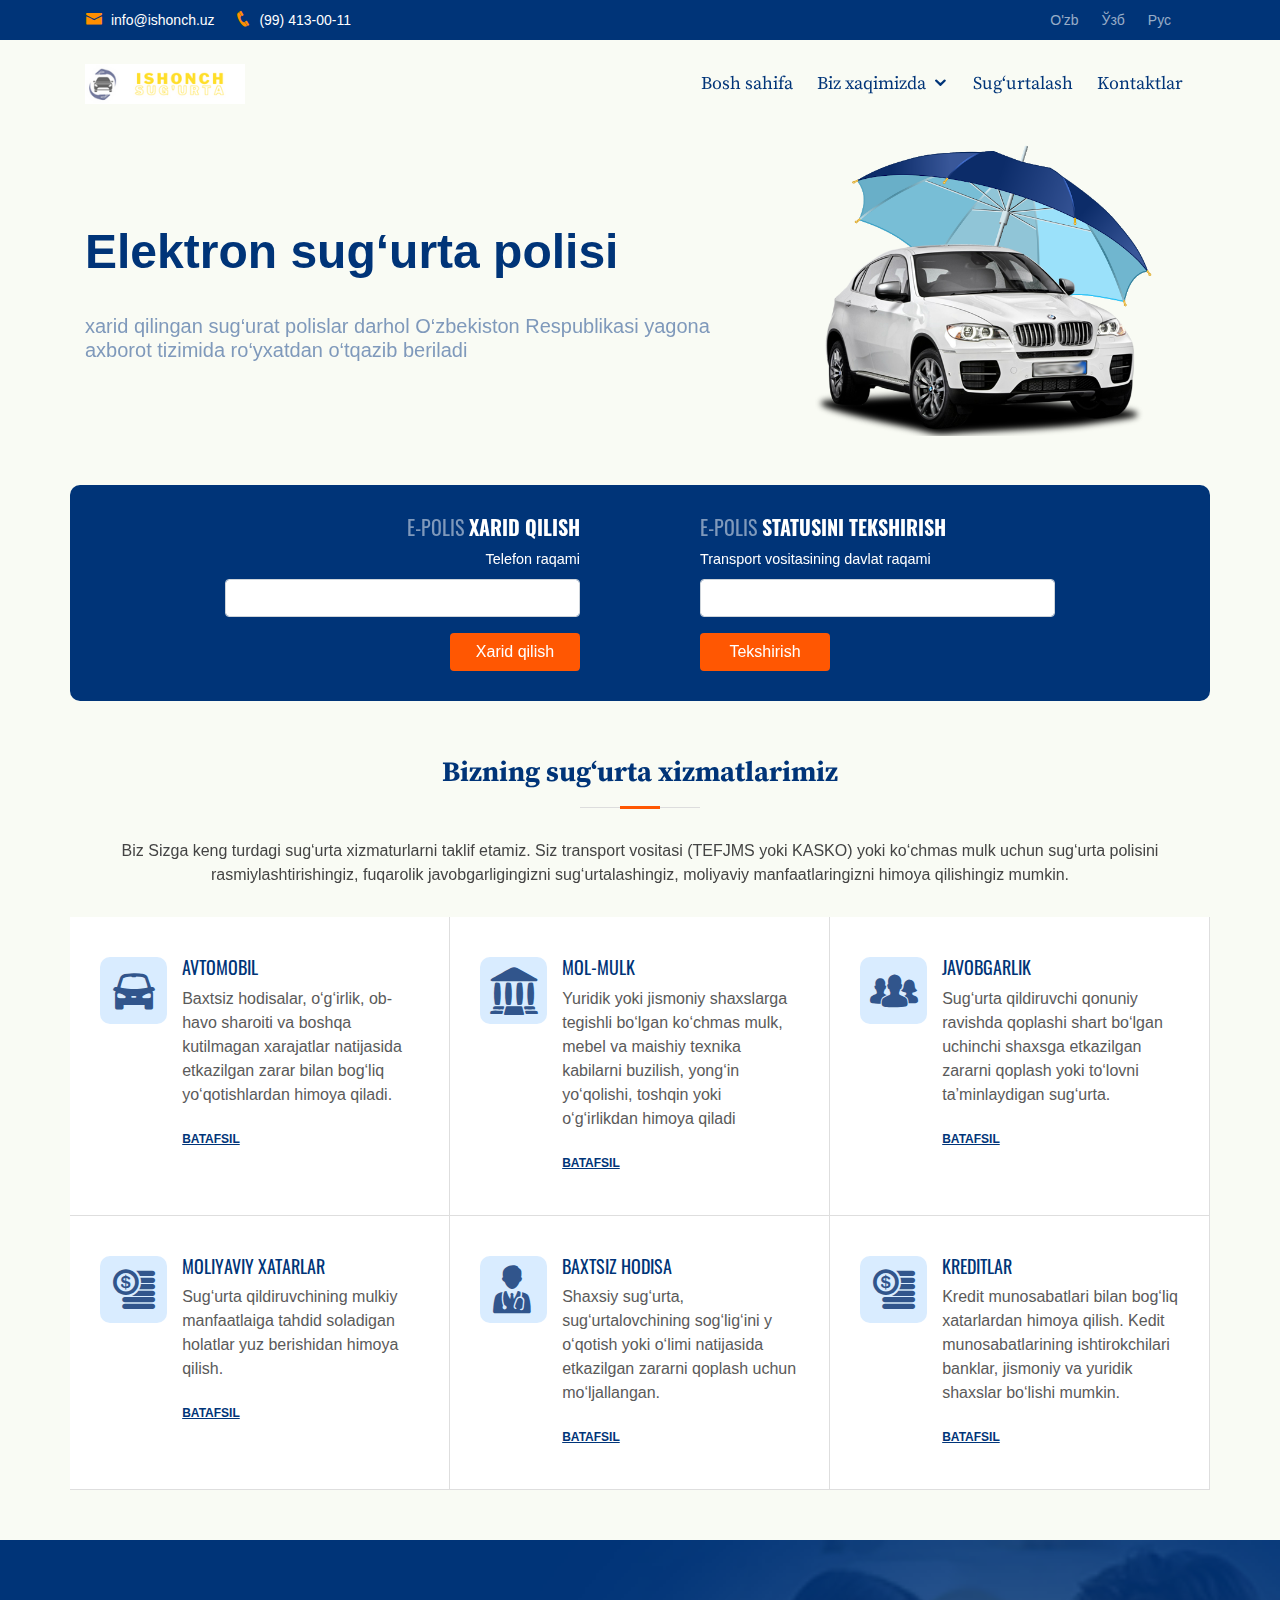
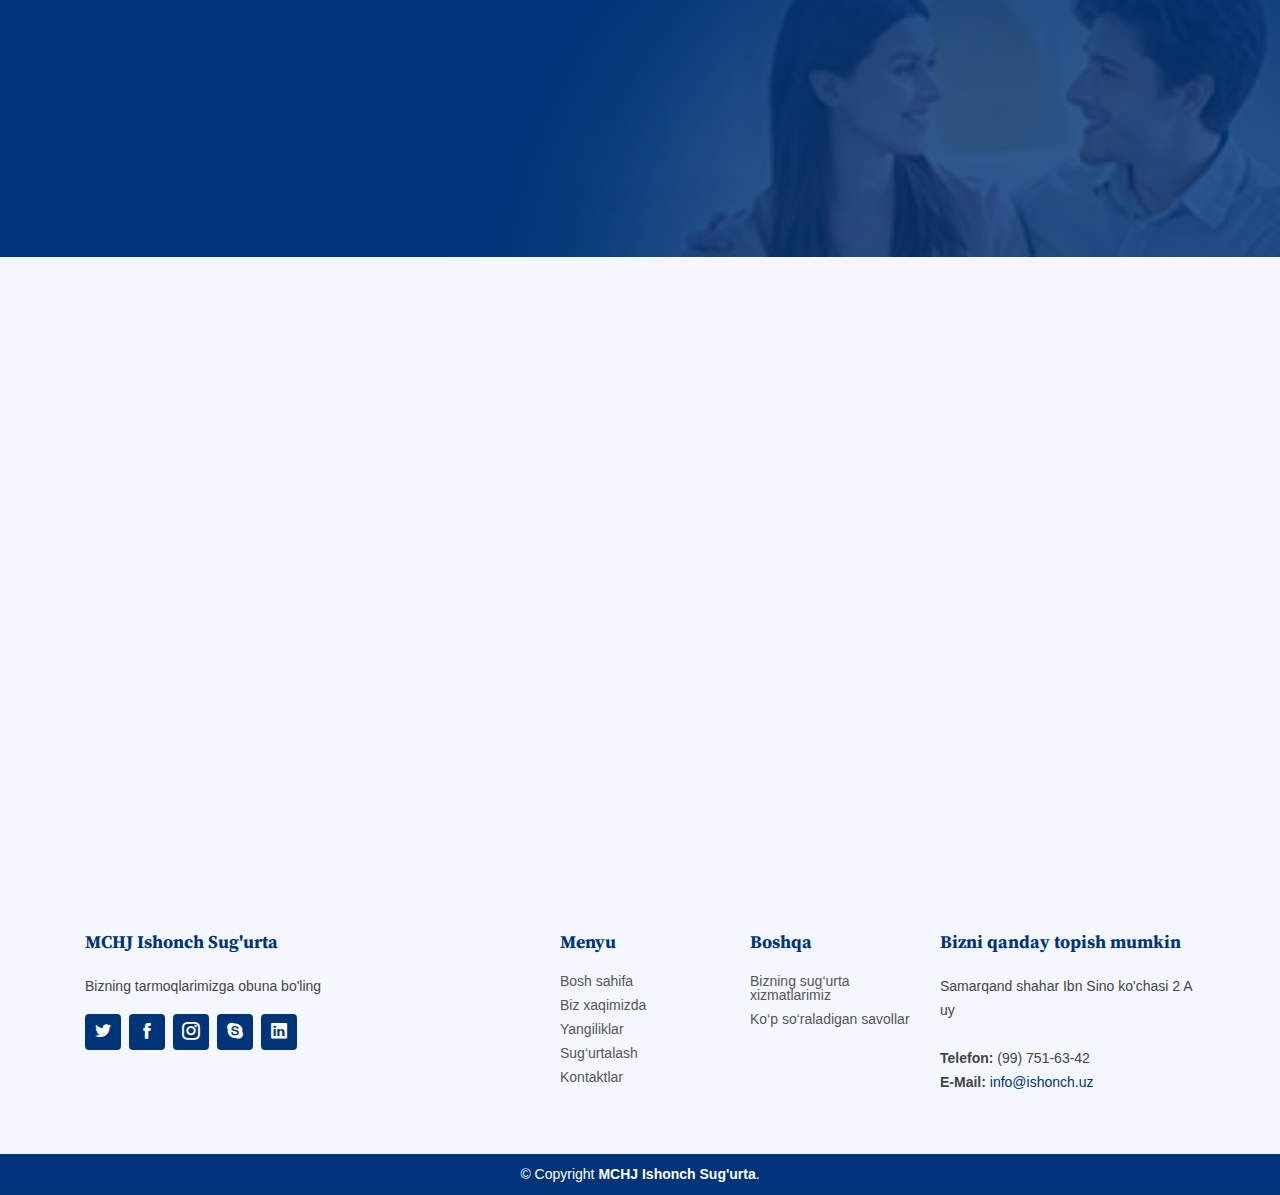
<file: index.html>
<!DOCTYPE html>
<html lang="en">

<meta http-equiv="content-type" content="text/html;charset=UTF-8">

<head>
	<meta charset="utf-8">
	<meta content="width=device-width, initial-scale=1.0" name="viewport">

	<title>MCHJ Ishonch Sug'urta</title>
	<meta content="" name="description">
	<meta content="" name="keywords">

	<!-- Favicons -->
	<link href="web-logo.jpg" rel="icon">

	<!-- Vendor CSS Files -->
	<link rel='stylesheet' id='uns-style-css' href='style/css/style.css' type='text/css' media='all' />
	<link rel='stylesheet' id='bootstrap-css' href='style/vendor/bootstrap/css/bootstrap.min.css' type='text/css'
		media='all' />
	<link rel='stylesheet' id='icofont-css' href='style/vendor/icofont/icofont.min.css' type='text/css' media='all' />
	<link rel='stylesheet' id='icons-css' href='style/vendor/bootstrap-icons-1.3.0/bootstrap-icons.css' type='text/css'
		media='all' />
	<link rel='stylesheet' id='aos-css' href='style/vendor/aos/aos.css' type='text/css' media='all' />
	<link rel='stylesheet' id='style-css' href='style/css/style.css' type='text/css' media='all' />
</head>

<body>

	<div id="topbar" class="fixed-top">
		<div class="container d-flex align-items-center h-100">

			<div class="contact-info mr-auto  d-block">
				<i class="icofont-envelope"></i> <a href="#">info@ishonch.uz</a>
				<i class="icofont-phone"></i> (99) 413-00-11
			</div>

			<div class="social-links ml-auto">
				<nav class="navbar navbar-expand navbar-light">
					<div class="navbar-nav langBar">
						<a href="#" class="nav-item nav-link">O'zb</a>
						<a href="#" class="nav-item nav-link">Ўзб</a>
						<a href="#" class="nav-item nav-link">Рус</a>
					</div>
				</nav>
			</div>

		</div>
	</div>

	<header id="header" class="fixed-top">
		<div class="container d-flex align-items-center">

			<div class="logo mr-auto">
				<a href="index.html" rel="home" aria-current="page"><img
						src="logo.png" class="img-fluid" alt="logo" /></a>
			</div>

			<nav class="nav-menu d-none d-lg-block">
				<ul>
					<li><a href="index.html">Bosh sahifa</a></li>
					<li class="drop-down"><a href="biz-xaqimizda.html">Biz xaqimizda</a>
						<ul>
							<li><a href="yangiliklar.html">Yangiliklar</a></li>
							<li><a href="ochiq-malumotlar.html">Ochiq ma&#8217;lumotlar</a>
							</li>
						</ul>
					</li>
					<li><a href="sugurtalash.html">Sug‘urtalash</a></li>
					<li><a href="kontaktlar.html">Kontaktlar</a></li>
				</ul>
			</nav>

		</div>
	</header>
	<section id="hero">
		<div class="container h-100" data-aos="fade-up">

			<div class="row h-100 justify-content-center">

				<div class="col-md-7 col-sm-10 col-10 align-self-center text-center text-md-left">
					<h1>Elektron sug‘urta polisi</h1>
					<h2>xarid qilingan sug‘urat polislar darhol O‘zbekiston Respublikasi yagona axborot tizimida
						ro‘yxatdan o‘tqazib beriladi</h2>
				</div>

				<div class="col-md-5 col-sm-8 col-10 align-self-center text-center text-md-right">
					<img src="auto.png" alt="Image" class="heroImg img-fluid"
						data-aos="fade-right" data-aos-delay="200">
				</div>

				<div class="col-12">
					<div class="row justify-content-center ePolisRow">

						<div class="col-md-6 col-lg-5 ePlsService text-md-right text-center">

							<form action="#" method="post" id="ePolisForm">
								<input type="hidden" name="cn" value="Osgo" />
								<input type="hidden" name="act" value="Get" />
								<input type="hidden" name="lang" value="uzl" />
								<h3><span class="ePolisTxt">E-Polis</span> хarid qilish</h3>
								<div class="form-group">
									<label for="guestPhone">Telefon raqami</label>
									<input type="text" class="form-control" id="sPhone" name="sPhone" data-type="phone"
										value="">
								</div>
								<a href="e-polis/e-polis.html" class="btn bgOrange">Xarid qilish</a>
							</form>

						</div>

						<div class="col-md-6 col-lg-5 ePlsService text-md-left text-center">
							<form action="#" method="post" id="ePolisCheck">
								<input type="hidden" name="cn" value="Osgo" />
								<input type="hidden" name="act" value="Check" />
								<input type="hidden" name="lang" value="uzl" />
								<h3><span class="ePolisTxt">E-Polis</span> statusini tekshirish</h3>
								<div class="form-group">
									<label for="guestPolis">Transport vositasining davlat raqami</label>
									<input type="text" class="form-control" id="regnum" name="regnum" value="">
								</div>
								<button type="submit" class="btn bgOrange">Tekshirish</button>
							</form>
						</div>

					</div>
				</div>

			</div>

		</div>
	</section>

	<main id="main">

		<!--theme-parts/index-miniature.php-->
		<section class="service">
			<div class="container" data-aos="fade-up">

				<div class="section-title">
					<h2>Bizning sug‘urta xizmatlarimiz</h2>
					<p>Biz Sizga keng turdagi sug‘urta xizmaturlarni taklif etamiz. Siz transport vositasi (TEFJMS yoki
						KASKO) yoki ko‘chmas mulk uchun sug‘urta polisini rasmiylashtirishingiz, fuqarolik
						javobgarligingizni sug‘urtalashingiz, moliyaviy manfaatlaringizni himoya qilishingiz mumkin.</p>
				</div>

				<div class="row justify-content-center">

					<div class="col-md-4 serviceBlock b1">
						<div class="media">
							<i class="icofont-auto-mobile"></i>
							<div class="media-body">
								<h2>Avtomobil</h2>
								Baxtsiz hodisalar, o‘g‘irlik, ob-havo sharoiti va boshqa kutilmagan xarajatlar
								natijasida etkazilgan zarar bilan bog‘liq yo‘qotishlardan himoya qiladi. <a
									href="#" class="alert-lin">Batafsil </a>
							</div>
						</div>
					</div>

					<div class="col-md-4 serviceBlock b1">
						<div class="media">
							<i class="icofont-court"></i>
							<div class="media-body">
								<h2>Mol-Mulk</h2>
								Yuridik yoki jismoniy shaxslarga tegishli bo‘lgan ko‘chmas mulk, mebel va maishiy
								texnika kabilarni buzilish, yong‘in yo‘qolishi, toshqin yoki o‘g‘irlikdan himoya qiladi
								<a href="#" class="alert-lin">Batafsil </a>
							</div>
						</div>
					</div>

					<div class="col-md-4 serviceBlock b1">
						<div class="media">
							<i class="icofont-users-alt-5"></i>
							<div class="media-body">
								<h2>Javobgarlik</h2>
								Sug‘urta qildiruvchi qonuniy ravishda qoplashi shart bo‘lgan uchinchi shaxsga etkazilgan
								zararni qoplash yoki to‘lovni ta&#8217;minlaydigan sug‘urta. <a
									href="#" class="alert-lin">Batafsil </a>
							</div>
						</div>
					</div>

					<div class="col-md-4 serviceBlock b1">
						<div class="media">
							<i class="icofont-coins"></i>
							<div class="media-body">
								<h2>Moliyaviy xatarlar</h2>
								Sug‘urta qildiruvchining mulkiy manfaatlaiga tahdid soladigan holatlar yuz berishidan
								himoya qilish. <a href="#"
									class="alert-lin">Batafsil </a>
							</div>
						</div>
					</div>

					<div class="col-md-4 serviceBlock b1">
						<div class="media">
							<i class="icofont-doctor"></i>
							<div class="media-body">
								<h2>Baxtsiz hodisa</h2>
								Shaxsiy sug‘urta, sug‘urtalovchining sog‘lig‘ini y o‘qotish yoki o‘limi natijasida
								etkazilgan zararni qoplash uchun mo‘ljallangan. <a
									href="#" class="alert-lin">Batafsil </a>
							</div>
						</div>
					</div>

					<div class="col-md-4 serviceBlock b1">
						<div class="media">
							<i class="icofont-coins"></i>
							<div class="media-body">
								<h2>Kreditlar</h2>
								Kredit munosabatlari bilan bog‘liq xatarlardan himoya qilish. Kedit munosabatlarining
								ishtirokchilari banklar, jismoniy va yuridik shaxslar bo‘lishi mumkin. <a
									href="#" class="alert-lin">Batafsil </a>
							</div>
						</div>
					</div>
				</div>

			</div>
		</section>
		<section id="cta" class="cta">
			<div class="container" data-aos="zoom-in">

				<div class="section-title">
					<h2>Sug‘urta hodisasi to‘g‘risida xabar berish </h2>
					<p> ishonch Sug&#8217;urta kompaniyasi sug‘urta polislari egalari sug‘urta hodisasi xaqida
						to‘g‘ridan-to‘g‘di bizning sayt orkali shuningdek &#8212; telefon orqali xabar berishlari
						mumkin.</p>
					<a class="cta-btn" href="#"> YTH to&#8217;g&#8217;risidagi
						xabarnoma blankasi </a>

				</div>

			</div>
		</section>

		<!--theme-parts/index-accordion.php-->
		<section class="faq">
			<div class="container" data-aos="fade-up">

				<div class="section-title">
					<h2>Ko‘p so‘raladigan savollar</h2>
					<p>Ko‘p so‘raladigan savollar va ularning javoblari bilan tanishib chiqing. Agar ular orasidan o‘z
						savolingizga javob topa olmasangiz, savolingizni Bizga bering va unga javob oling.</p>
				</div>

				<div class="faq-list">
					<ul>

						<li data-aos="fade-up">

							<i class="icofont-question-square icon-help"></i>

							<a data-toggle="collapse" class="collapse" href="#faq-list-35">
								Qanday qilib sug‘urta agenti bo‘lish mumkin?
								<i class="icofont-rounded-down icon-show"></i>
								<i class="icofont-rounded-up icon-close"></i>
							</a>

							<div id="faq-list-35" class="collapse show" data-parent=".faq-list">
								<p>
								<p>Sug‘urta agenti &#8212; bu jismoniy va yuridik shaxslar bilan mulkiy va shaxsiy
									sug‘urta shartnomalarini tuzish bo‘yicha operatsiyalarni amalga oshiradigan sug‘urta
									kompaniyasining rasmiy vakili.</p>
								</p>
							</div>

						</li>
						<li data-aos="fade-up">

							<i class="icofont-question-square icon-help"></i>

							<a data-toggle="collapse" class="collapse" href="#faq-list-37">
								Qayerdan sug‘urta polsini sotib olish mumkin?
								<i class="icofont-rounded-down icon-show"></i>
								<i class="icofont-rounded-up icon-close"></i>
							</a>

							<div id="faq-list-37" class="collapse " data-parent=".faq-list">
								<p></p>
							</div>

						</li>
						<li data-aos="fade-up">

							<i class="icofont-question-square icon-help"></i>

							<a data-toggle="collapse" class="collapse" href="#faq-list-39">
								Sug‘urta hodisasi to‘g‘risida qachoni kimga xabar berish kerak?
								<i class="icofont-rounded-down icon-show"></i>
								<i class="icofont-rounded-up icon-close"></i>
							</a>

							<div id="faq-list-39" class="collapse " data-parent=".faq-list">
								<p></p>
							</div>

						</li>
					</ul>

					<a href="index.html" class="text-center faqDetale"><i
							class="icofont-circled-down"></i></a>

				</div>



			</div>
		</section>
	</main>

	<footer id="footer">
    
		<div class="footer-top">
			<div class="container">
				<div class="row justify-content-center">
	
					  
					<div class="col-md-5">
						<div class="footer-info">
							<h4>MCHJ Ishonch Sug&#039;urta</h4>
							<p> Bizning tarmoqlarimizga obuna bo'ling </p>
							<div class="social-links mt-3">
							<a href="#" class="twitter"><i class="icofont-twitter"></i></a>
							<a href="#" class="facebook"><i class="icofont-facebook"></i></a>
							<a href="#" class="instagram"><i class="icofont-instagram"></i></a>
							<a href="#" class="skype"><i class="icofont-skype"></i></a>
							<a href="#" class="linkedin"><i class="icofont-linkedin"></i></a>
						</div>
							
						</div>
					</div> 
					  
					<div class="col-md-2 footer-links">
						<h4>Menyu</h4>
						<ul><li><a href="../../../index.html">Bosh sahifa</a></li>
							<li><a href="../biz-xaqimizda/index.html">Biz xaqimizda</a></li>
							<li><a href="../yangiliklar/index.html">Yangiliklar</a></li>
							<li><a href="../sugurtalash/index.html">Sug‘urtalash</a></li>
							<li><a href="index.html" aria-current="page">Kontaktlar</a></li>
							</ul>				</div>
					
					<div class="col-md-2 footer-links">
						<h4>Boshqa</h4>
						<ul><li><a href="../bizning-sugurta-xizmatlarimiz/index.html">Bizning sug‘urta xizmatlarimiz</a></li>
	<li><a href="../kop-soraladigan-savollar/index.html">Ko‘p so‘raladigan savollar</a></li>
	 </ul>				</div>
					  
					<div class="col-md-3">
						
						<div class="footer-info">
						  <h4>Bizni qanday topish mumkin  </h4>
						  <p>Samarqand shahar Ibn Sino
					  ko'chasi 2 A uy<br><br>
							<strong>Telefon:</strong> (99) 751-63-42<br>
							<strong>E-Mail:</strong> <a href="#">info@ishonch.uz</a></p> 
						</div>
						
					</div>
	
				</div>
			</div>
		</div>
	
		<div class="container">
		  <div class="copyright">
			&copy; Copyright <strong><span>MCHJ Ishonch Sug&#039;urta</span></strong>.
		  </div> 
		</div>
		
	</footer> 

	<a href="#" class="back-to-top"><i class="icofont-simple-up"></i></a>

	<!-- Vendor JS Files -->
	<script type='text/javascript' src='style/js/jquery.min.js' id='jquery-core-js'></script>
	<script type='text/javascript' src='style/vendor/bootstrap/js/bootstrap.bundle.min.js'
		id='bootstrap-js'></script>
	<script type='text/javascript' src='style/vendor/jquery.easing/jquery.easing.min.js'
		id='easing-js'></script>
	<script type='text/javascript' src='style/vendor/maskedinput/jquery.maskedinput.min.js'
		id='maskedinput-js'></script>
	<script type='text/javascript' src='style/vendor/aos/aos.js' id='aos-js'></script>
	<script type='text/javascript' id='main-js-extra'>
	</script>
	<script type='text/javascript' src='style/js/main.js' id='main-js'></script>

</body>

</html>
</file>
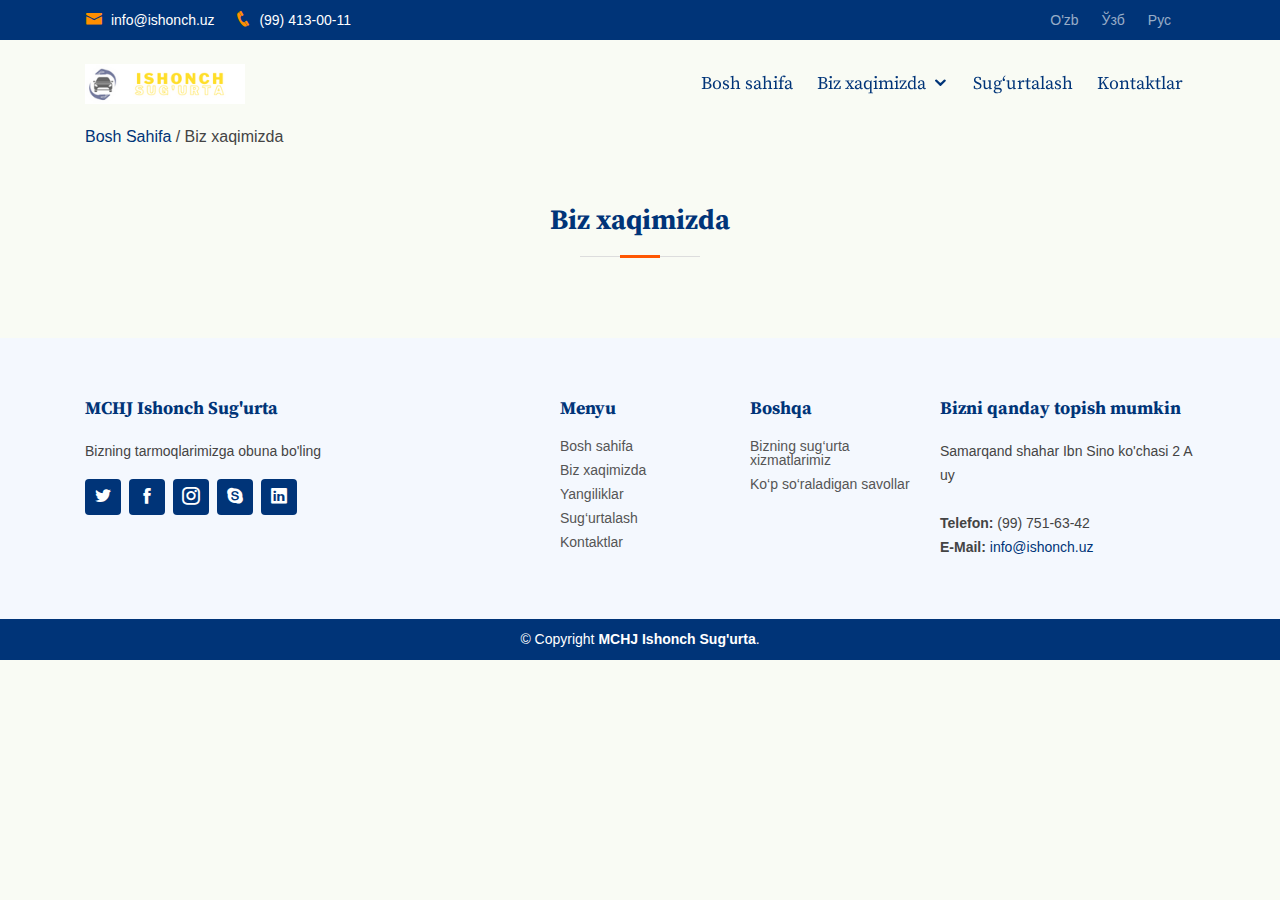
<file: biz-xaqimizda.html>
<!DOCTYPE html>
<html lang="en">

<meta http-equiv="content-type" content="text/html;charset=UTF-8">

<head>
	<meta charset="utf-8">
	<meta content="width=device-width, initial-scale=1.0" name="viewport">

	<title>MCHJ Ishonch Sug'urta</title>
	<meta content="" name="description">
	<meta content="" name="keywords">

	<!-- Favicons -->
	<link href="assets/img/favicon.html" rel="icon">

	<!-- Vendor CSS Files -->
	<link rel='stylesheet' id='uns-style-css' href='style/css/style.css' type='text/css' media='all' />
	<link rel='stylesheet' id='bootstrap-css' href='style/vendor/bootstrap/css/bootstrap.min.css' type='text/css'
		media='all' />
	<link rel='stylesheet' id='icofont-css' href='style/vendor/icofont/icofont.min.css' type='text/css' media='all' />
	<link rel='stylesheet' id='icons-css' href='style/vendor/bootstrap-icons-1.3.0/bootstrap-icons.css' type='text/css'
		media='all' />
	<link rel='stylesheet' id='aos-css' href='style/vendor/aos/aos.css' type='text/css' media='all' />
	<link rel='stylesheet' id='style-css' href='style/css/style.css' type='text/css' media='all' />
</head>

<body>

	<div id="topbar" class="fixed-top">
		<div class="container d-flex align-items-center h-100">

			<div class="contact-info mr-auto  d-block">
				<i class="icofont-envelope"></i> <a href="#">info@ishonch.uz</a>
				<i class="icofont-phone"></i> (99) 413-00-11
			</div>

			<div class="social-links ml-auto">
				<nav class="navbar navbar-expand navbar-light">
					<div class="navbar-nav langBar">
						<a href="#" class="nav-item nav-link">O'zb</a>
						<a href="#" class="nav-item nav-link">Ўзб</a>
						<a href="#" class="nav-item nav-link">Рус</a>
					</div>
				</nav>
			</div>

		</div>
	</div>

	<header id="header" class="fixed-top">
		<div class="container d-flex align-items-center">

			<div class="logo mr-auto">
				<a href="index.html" rel="home"><img src="logo.png"
						class="img-fluid" alt="logo" /></a>
			</div>

			<nav class="nav-menu d-none d-lg-block">
				<ul>
					<li><a href="index.html">Bosh sahifa</a></li>
					<li class="drop-down"><a href="biz-xaqimizda.html">Biz xaqimizda</a>
						<ul>
							<li><a href="yangiliklar.html">Yangiliklar</a></li>
							<li><a href="ochiq-malumotlar.html">Ochiq ma&#8217;lumotlar</a>
							</li>
						</ul>
					</li>
					<li><a href="sugurtalash.html">Sug‘urtalash</a></li>
					<li><a href="kontaktlar.html">Kontaktlar</a></li>
				</ul>
			</nav>

		</div>
	</header>
	<main id="main">

		<section class="breadcrumbs">
			<div class="container">
				<a href="../../index.html">Bosh Sahifa</a> / Biz xaqimizda
			</div>
		</section>

		<!--category-about.php-->
		<section class="about">
			<div class="container">

				<div class="section-title">
					<h2>Biz xaqimizda</h2>
					<p></p>
				</div>


			</div>
		</section>
	</main>

	<footer id="footer">
    
		<div class="footer-top">
			<div class="container">
				<div class="row justify-content-center">
	
					  
					<div class="col-md-5">
						<div class="footer-info">
							<h4>MCHJ Ishonch Sug&#039;urta</h4>
							<p> Bizning tarmoqlarimizga obuna bo'ling </p>
							<div class="social-links mt-3">
							<a href="#" class="twitter"><i class="icofont-twitter"></i></a>
							<a href="#" class="facebook"><i class="icofont-facebook"></i></a>
							<a href="#" class="instagram"><i class="icofont-instagram"></i></a>
							<a href="#" class="skype"><i class="icofont-skype"></i></a>
							<a href="#" class="linkedin"><i class="icofont-linkedin"></i></a>
						</div>
							
						</div>
					</div> 
					  
					<div class="col-md-2 footer-links">
						<h4>Menyu</h4>
						<ul><li><a href="../../../index.html">Bosh sahifa</a></li>
							<li><a href="../biz-xaqimizda/index.html">Biz xaqimizda</a></li>
							<li><a href="../yangiliklar/index.html">Yangiliklar</a></li>
							<li><a href="../sugurtalash/index.html">Sug‘urtalash</a></li>
							<li><a href="index.html" aria-current="page">Kontaktlar</a></li>
							</ul>				</div>
					
					<div class="col-md-2 footer-links">
						<h4>Boshqa</h4>
						<ul><li><a href="../bizning-sugurta-xizmatlarimiz/index.html">Bizning sug‘urta xizmatlarimiz</a></li>
	<li><a href="../kop-soraladigan-savollar/index.html">Ko‘p so‘raladigan savollar</a></li>
	 </ul>				</div>
					  
					<div class="col-md-3">
						
						<div class="footer-info">
						  <h4>Bizni qanday topish mumkin  </h4>
						  <p>Samarqand shahar Ibn Sino
					  ko'chasi 2 A uy<br><br>
							<strong>Telefon:</strong> (99) 751-63-42<br>
							<strong>E-Mail:</strong> <a href="#">info@ishonch.uz</a></p> 
						</div>
						
					</div>
	
				</div>
			</div>
		</div>
	
		<div class="container">
		  <div class="copyright">
			&copy; Copyright <strong><span>MCHJ Ishonch Sug&#039;urta</span></strong>.
		  </div> 
		</div>
		
	</footer> 

	<a href="#" class="back-to-top"><i class="icofont-simple-up"></i></a>

	<!-- Vendor JS Files -->
	<script type='text/javascript' src='style/js/jquery.min.js' id='jquery-core-js'></script>
	<script type='text/javascript' src='style/vendor/bootstrap/js/bootstrap.bundle.min.js'
		id='bootstrap-js'></script>
	<script type='text/javascript' src='style/vendor/jquery.easing/jquery.easing.min.js'
		id='easing-js'></script>
	<script type='text/javascript' src='style/vendor/maskedinput/jquery.maskedinput.min.js'
		id='maskedinput-js'></script>
	<script type='text/javascript' src='style/vendor/aos/aos.js' id='aos-js'></script>
	<script type='text/javascript' id='main-js-extra'>
	</script>
	<script type='text/javascript' src='style/js/main.js' id='main-js'></script>

</body>

<!-- Mirrored from uns.uz/uzl/category/biz-xaqimizda/ by HTTrack Website Copier/3.x [XR&CO'2014], Thu, 27 Jan 2022 15:51:04 GMT -->

</html>
</file>
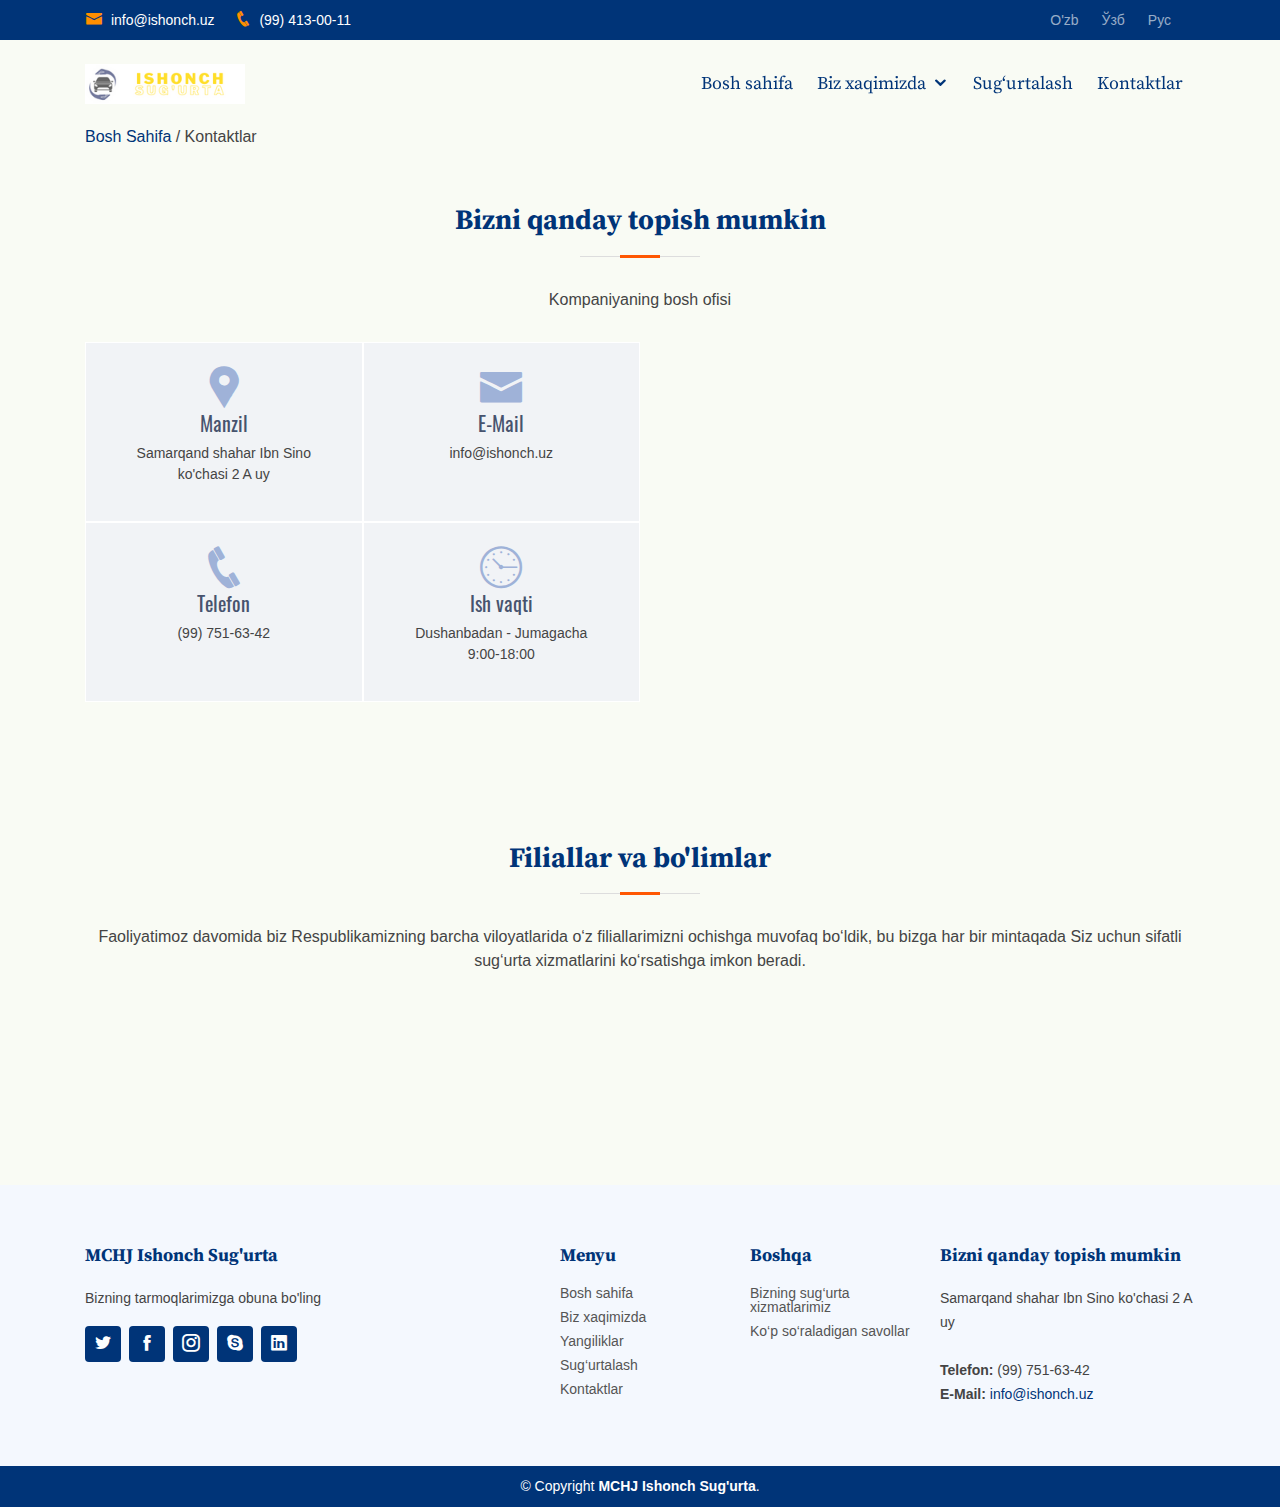
<file: kontaktlar.html>
<!DOCTYPE html>
<html lang="en">

<meta http-equiv="content-type" content="text/html;charset=UTF-8">

<head>
	<meta charset="utf-8">
	<meta content="width=device-width, initial-scale=1.0" name="viewport">

	<title>MCHJ Ishonch Sug'urta</title>
	<meta content="" name="description">
	<meta content="" name="keywords">

	<!-- Favicons -->
	<link href="assets/img/favicon.html" rel="icon">

	<!-- Vendor CSS Files -->
	<link rel='stylesheet' id='uns-style-css' href='style/css/style.css' type='text/css' media='all' />
	<link rel='stylesheet' id='bootstrap-css' href='style/vendor/bootstrap/css/bootstrap.min.css' type='text/css'
		media='all' />
	<link rel='stylesheet' id='icofont-css' href='style/vendor/icofont/icofont.min.css' type='text/css' media='all' />
	<link rel='stylesheet' id='icons-css' href='style/vendor/bootstrap-icons-1.3.0/bootstrap-icons.css' type='text/css'
		media='all' />
	<link rel='stylesheet' id='aos-css' href='style/vendor/aos/aos.css' type='text/css' media='all' />
	<link rel='stylesheet' id='style-css' href='style/css/style.css' type='text/css' media='all' />
</head>

<body>

	<div id="topbar" class="fixed-top">
		<div class="container d-flex align-items-center h-100">

			<div class="contact-info mr-auto  d-block">
				<i class="icofont-envelope"></i> <a href="#">info@ishonch.uz</a>
				<i class="icofont-phone"></i> (99) 413-00-11
			</div>

			<div class="social-links ml-auto">
				<nav class="navbar navbar-expand navbar-light">
					<div class="navbar-nav langBar">
						<a href="#" class="nav-item nav-link">O'zb</a>
						<a href="#" class="nav-item nav-link">Ўзб</a>
						<a href="#" class="nav-item nav-link">Рус</a>
					</div>
				</nav>
			</div>

		</div>
	</div>

	<header id="header" class="fixed-top">
		<div class="container d-flex align-items-center">

		  <div class="logo mr-auto">  
			 <a style="width: 300px;" href="index.html"  rel="home"><img src="logo.png" class="img-fluid" alt="logo" /></a>		  </div>

          <nav class="nav-menu d-none d-lg-block">
				<ul>
					<li><a href="index.html">Bosh sahifa</a></li>
					<li class="drop-down"><a href="biz-xaqimizda.html">Biz xaqimizda</a>
						<ul>
							<li><a href="yangiliklar.html">Yangiliklar</a></li>
							<li><a href="ochiq-malumotlar.html">Ochiq ma&#8217;lumotlar</a>
							</li>
						</ul>
					</li>
					<li><a href="sugurtalash.html">Sug‘urtalash</a></li>
					<li><a href="kontaktlar.html">Kontaktlar</a></li>
				</ul>
			</nav>

		</div>
	</header>   
<main id="main"> 
 
	<section class="breadcrumbs">
		<div class="container">
			<a href="index.html">Bosh Sahifa</a> / Kontaktlar 
		</div>
	</section>

 
		<section class="contact">
		<div class="container">
		
         <div class="section-title">
            <h2>Bizni qanday topish mumkin </h2>  
			<p>Kompaniyaning bosh ofisi</p>			
         </div>
         <div class="row no-gutters headOffice">
            <div class="col-md-6">
               <div class="row no-gutters">
                  <div class="col-6 text-center">
                     <div class="info">
                        <i class="icofont-google-map"></i>
                        <h4>Manzil</h4>
                        <p>Samarqand shahar Ibn Sino
                           ko'chasi 2 A uy</p>
                     </div>
                  </div>
                  <div class="col-6 text-center">
                     <div class="info">
                        <i class="icofont-envelope"></i>
                        <h4>E-Mail</h4>
                        <p>info@ishonch.uz</p>
                     </div>
                  </div>
                  <div class="col-6 text-center">
                     <div class="info h-100">
                        <i class="icofont-phone"></i>
                        <h4>Telefon</h4>
                        <p>(99) 751-63-42</p>
                     </div>
                  </div>
                  <div class="col-6 text-center">
                     <div class="info">
                        <i class="icofont-wall-clock"></i>
                        <h4>Ish vaqti</h4>
                        <p>Dushanbadan - Jumagacha 9:00-18:00</p>
                     </div>
                  </div>
               </div>
            </div>
            <div class="col-md-6">
               <iframe src="https://www.google.com/maps/embed?pb=!1m18!1m12!1m3!1d1773.860846388476!2d66.98123068663902!3d39.67934908334424!2m3!1f0!2f0!3f0!3m2!1i1024!2i768!4f13.1!3m3!1m2!1s0x3f4d188e87ff9341%3A0xc519336839ee6ba7!2zVEFUVSBTYW1hcmthbmQsIFNhbWFycWFuZCwg0KPQt9Cx0LXQutC40YHRgtCw0L0!5e0!3m2!1sru!2s!4v1624598540989!5m2!1sru!2s" width="100%" height="100%" frameborder="0" style="border:0;" allowfullscreen="" aria-hidden="false" tabindex="0"></iframe>
            </div>
         </div>
	
		</div>	 
		</section>
	<section class="contact">
      <div class="container"> 
         <div class="section-title">
            <h2>Filiallar va bo'limlar</h2>
            <p> 
			 Faoliyatimoz davomida biz Respublikamizning barcha viloyatlarida o‘z filiallarimizni ochishga muvofaq bo‘ldik, 
			 bu bizga har bir mintaqada Siz uchun sifatli sug‘urta xizmatlarini ko‘rsatishga imkon beradi.
			</p>
         </div>
		 
         <div class="row" data-aos="fade-up">
            <div class="col-md-4 branch">
               <h3>Samarqand viloyati</h3>
            </div>
            <div class="col-md-8 branch"  data-aos-delay="100">
               <h4>Samarqand viloyati filiali</h4>
               <p><i class="icofont-google-map"></i>Manzil : Samarqand shahar Ibn Sino
                  ko'chasi 2 A uy<br><i class="icofont-phone"></i>Telefon : 8 (99) 413-00-11</p>
            </div>
         </div>
         
         </div>
      </div>
   </section>   
    
</main>

<footer id="footer">
    
   <div class="footer-top">
      <div class="container">
         <div class="row justify-content-center">

              
            <div class="col-md-5">
               <div class="footer-info">
                  <h4>MCHJ Ishonch Sug&#039;urta</h4>
                  <p> Bizning tarmoqlarimizga obuna bo'ling </p>
                  <div class="social-links mt-3">
                  <a href="#" class="twitter"><i class="icofont-twitter"></i></a>
                  <a href="#" class="facebook"><i class="icofont-facebook"></i></a>
                  <a href="#" class="instagram"><i class="icofont-instagram"></i></a>
                  <a href="#" class="skype"><i class="icofont-skype"></i></a>
                  <a href="#" class="linkedin"><i class="icofont-linkedin"></i></a>
               </div>
                  
               </div>
            </div> 
              
            <div class="col-md-2 footer-links">
               <h4>Menyu</h4>
               <ul><li><a href="../../../index.html">Bosh sahifa</a></li>
                  <li><a href="../biz-xaqimizda/index.html">Biz xaqimizda</a></li>
                  <li><a href="../yangiliklar/index.html">Yangiliklar</a></li>
                  <li><a href="../sugurtalash/index.html">Sug‘urtalash</a></li>
                  <li><a href="index.html" aria-current="page">Kontaktlar</a></li>
                  </ul>				</div>
            
            <div class="col-md-2 footer-links">
               <h4>Boshqa</h4>
               <ul><li><a href="../bizning-sugurta-xizmatlarimiz/index.html">Bizning sug‘urta xizmatlarimiz</a></li>
<li><a href="../kop-soraladigan-savollar/index.html">Ko‘p so‘raladigan savollar</a></li>
 </ul>				</div>
              
            <div class="col-md-3">
               
               <div class="footer-info">
                 <h4>Bizni qanday topish mumkin  </h4>
                 <p>Samarqand shahar Ibn Sino
              ko'chasi 2 A uy<br><br>
                  <strong>Telefon:</strong> (99) 751-63-42<br>
                  <strong>E-Mail:</strong> <a href="#">info@ishonch.uz</a></p> 
               </div>
               
            </div>

         </div>
      </div>
   </div>

   <div class="container">
     <div class="copyright">
      &copy; Copyright <strong><span>MCHJ Ishonch Sug&#039;urta</span></strong>.
     </div> 
   </div>
   
</footer> 

<a href="#" class="back-to-top"><i class="icofont-simple-up"></i></a>

<!-- Vendor JS Files -->
<script type='text/javascript' src='style/js/jquery.min.js' id='jquery-core-js'></script>
<script type='text/javascript' src='style/vendor/bootstrap/js/bootstrap.bundle.min.js'
   id='bootstrap-js'></script>
<script type='text/javascript' src='style/vendor/jquery.easing/jquery.easing.min.js'
   id='easing-js'></script>
<script type='text/javascript' src='style/vendor/maskedinput/jquery.maskedinput.min.js'
   id='maskedinput-js'></script>
<script type='text/javascript' src='style/vendor/aos/aos.js' id='aos-js'></script>
<script type='text/javascript' id='main-js-extra'>
</script>
<script type='text/javascript' src='style/js/main.js' id='main-js'></script>

</body> 

</html>
</file>
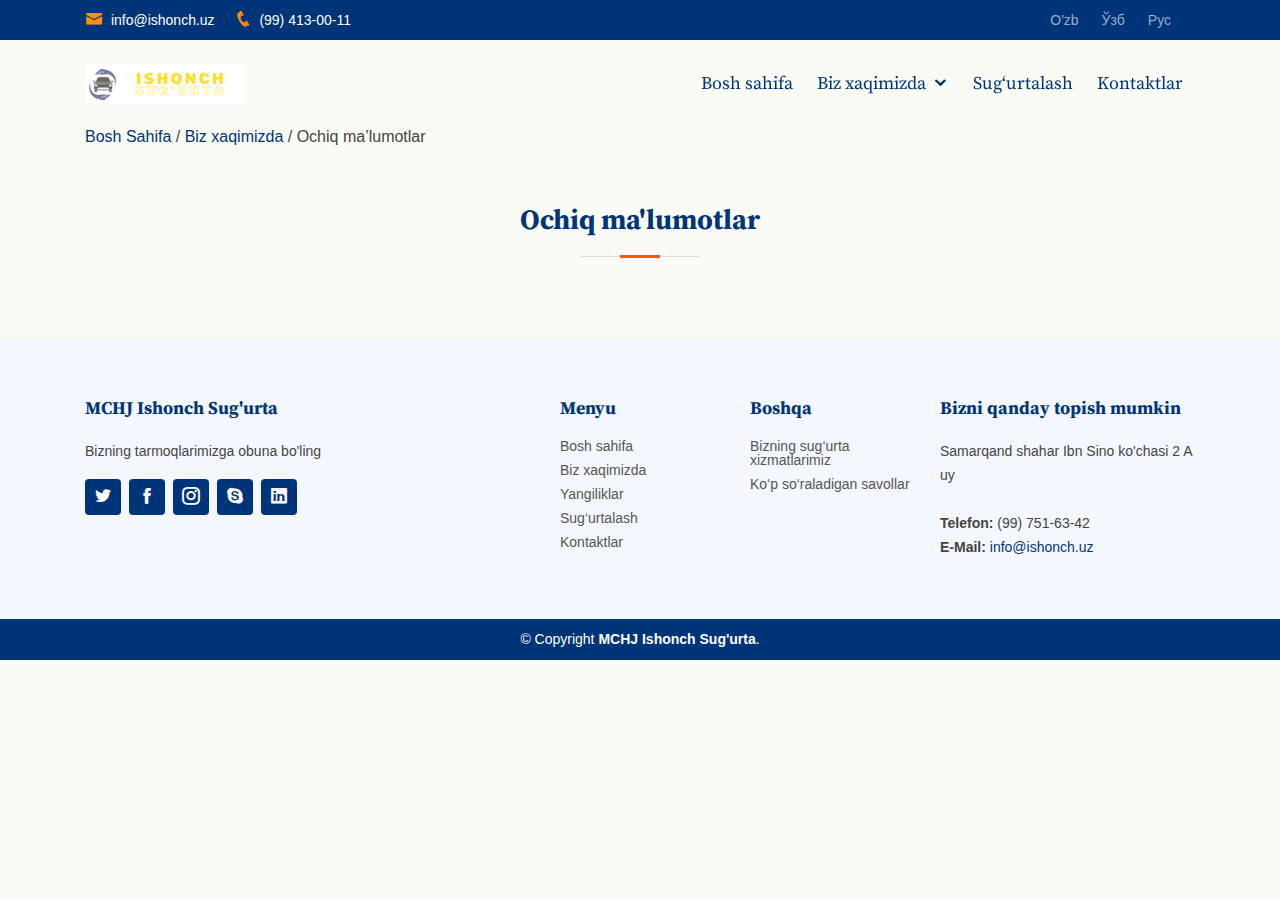
<file: ochiq-malumotlar.html>
<!DOCTYPE html>
<html lang="en">

<meta http-equiv="content-type" content="text/html;charset=UTF-8">

<head>
	<meta charset="utf-8">
	<meta content="width=device-width, initial-scale=1.0" name="viewport">

	<title>MCHJ Ishonch Sug'urta</title>
	<meta content="" name="description">
	<meta content="" name="keywords">

	<!-- Favicons -->
	<link href="assets/img/favicon.html" rel="icon">

	<!-- Vendor CSS Files -->
	<link rel='stylesheet' id='uns-style-css' href='style/css/style.css' type='text/css' media='all' />
	<link rel='stylesheet' id='bootstrap-css' href='style/vendor/bootstrap/css/bootstrap.min.css' type='text/css'
		media='all' />
	<link rel='stylesheet' id='icofont-css' href='style/vendor/icofont/icofont.min.css' type='text/css' media='all' />
	<link rel='stylesheet' id='icons-css' href='style/vendor/bootstrap-icons-1.3.0/bootstrap-icons.css' type='text/css'
		media='all' />
	<link rel='stylesheet' id='aos-css' href='style/vendor/aos/aos.css' type='text/css' media='all' />
	<link rel='stylesheet' id='style-css' href='style/css/style.css' type='text/css' media='all' />
</head>

<body>

	<div id="topbar" class="fixed-top">
		<div class="container d-flex align-items-center h-100">

			<div class="contact-info mr-auto  d-block">
				<i class="icofont-envelope"></i> <a href="#">info@ishonch.uz</a>
				<i class="icofont-phone"></i> (99) 413-00-11
			</div>

			<div class="social-links ml-auto">
				<nav class="navbar navbar-expand navbar-light">
					<div class="navbar-nav langBar">
						<a href="#" class="nav-item nav-link">O'zb</a>
						<a href="#" class="nav-item nav-link">Ўзб</a>
						<a href="#" class="nav-item nav-link">Рус</a>
					</div>
				</nav>
			</div>

		</div>
	</div>

	<header id="header" class="fixed-top">
		<div class="container d-flex align-items-center">

		  <div class="logo mr-auto">  
			 <a href="index.html"  rel="home"><img src="logo.png" class="img-fluid" alt="logo" /></a>		  </div>

			 <nav class="nav-menu d-none d-lg-block">
				<ul>
					<li><a href="index.html">Bosh sahifa</a></li>
					<li class="drop-down"><a href="biz-xaqimizda.html">Biz xaqimizda</a>
						<ul>
							<li><a href="yangiliklar.html">Yangiliklar</a></li>
							<li><a href="ochiq-malumotlar.html">Ochiq ma&#8217;lumotlar</a>
							</li>
						</ul>
					</li>
					<li><a href="sugurtalash.html">Sug‘urtalash</a></li>
					<li><a href="kontaktlar.html">Kontaktlar</a></li>
				</ul>
			</nav>

		</div>
	</header>   
<main id="main"> 
 
	<section class="breadcrumbs">
		<div class="container">
			<a href="index.html">Bosh Sahifa</a> / <a href="biz-xaqimizda.html">Biz xaqimizda</a> / Ochiq ma&#8217;lumotlar 
		</div>
	</section>

<!--category-openinfo.php-->
<section class="openInfo">
<div class="container">

	<div class="section-title">
		<h2>Ochiq ma'lumotlar</h2>
		<p></p> 
	</div>


</div>
</section> 
</main>

<footer id="footer">
    
	<div class="footer-top">
		<div class="container">
			<div class="row justify-content-center">

				  
				<div class="col-md-5">
					<div class="footer-info">
						<h4>MCHJ Ishonch Sug&#039;urta</h4>
						<p> Bizning tarmoqlarimizga obuna bo'ling </p>
						<div class="social-links mt-3">
						<a href="#" class="twitter"><i class="icofont-twitter"></i></a>
						<a href="#" class="facebook"><i class="icofont-facebook"></i></a>
						<a href="#" class="instagram"><i class="icofont-instagram"></i></a>
						<a href="#" class="skype"><i class="icofont-skype"></i></a>
						<a href="#" class="linkedin"><i class="icofont-linkedin"></i></a>
					</div>
						
					</div>
				</div> 
				  
				<div class="col-md-2 footer-links">
					<h4>Menyu</h4>
					<ul><li><a href="../../../index.html">Bosh sahifa</a></li>
						<li><a href="../biz-xaqimizda/index.html">Biz xaqimizda</a></li>
						<li><a href="../yangiliklar/index.html">Yangiliklar</a></li>
						<li><a href="../sugurtalash/index.html">Sug‘urtalash</a></li>
						<li><a href="index.html" aria-current="page">Kontaktlar</a></li>
						</ul>				</div>
				
				<div class="col-md-2 footer-links">
					<h4>Boshqa</h4>
					<ul><li><a href="../bizning-sugurta-xizmatlarimiz/index.html">Bizning sug‘urta xizmatlarimiz</a></li>
<li><a href="../kop-soraladigan-savollar/index.html">Ko‘p so‘raladigan savollar</a></li>
 </ul>				</div>
				  
				<div class="col-md-3">
					
					<div class="footer-info">
					  <h4>Bizni qanday topish mumkin  </h4>
					  <p>Samarqand shahar Ibn Sino
				  ko'chasi 2 A uy<br><br>
						<strong>Telefon:</strong> (99) 751-63-42<br>
						<strong>E-Mail:</strong> <a href="#">info@ishonch.uz</a></p> 
					</div>
					
				</div>

			</div>
		</div>
	</div>

	<div class="container">
	  <div class="copyright">
		&copy; Copyright <strong><span>MCHJ Ishonch Sug&#039;urta</span></strong>.
	  </div> 
	</div>
	
</footer> 

<a href="#" class="back-to-top"><i class="icofont-simple-up"></i></a>

<!-- Vendor JS Files -->
<script type='text/javascript' src='style/js/jquery.min.js' id='jquery-core-js'></script>
<script type='text/javascript' src='style/vendor/bootstrap/js/bootstrap.bundle.min.js'
	id='bootstrap-js'></script>
<script type='text/javascript' src='style/vendor/jquery.easing/jquery.easing.min.js'
	id='easing-js'></script>
<script type='text/javascript' src='style/vendor/maskedinput/jquery.maskedinput.min.js'
	id='maskedinput-js'></script>
<script type='text/javascript' src='style/vendor/aos/aos.js' id='aos-js'></script>
<script type='text/javascript' id='main-js-extra'>
</script>
<script type='text/javascript' src='style/js/main.js' id='main-js'></script>

</body> 

</html>
</file>
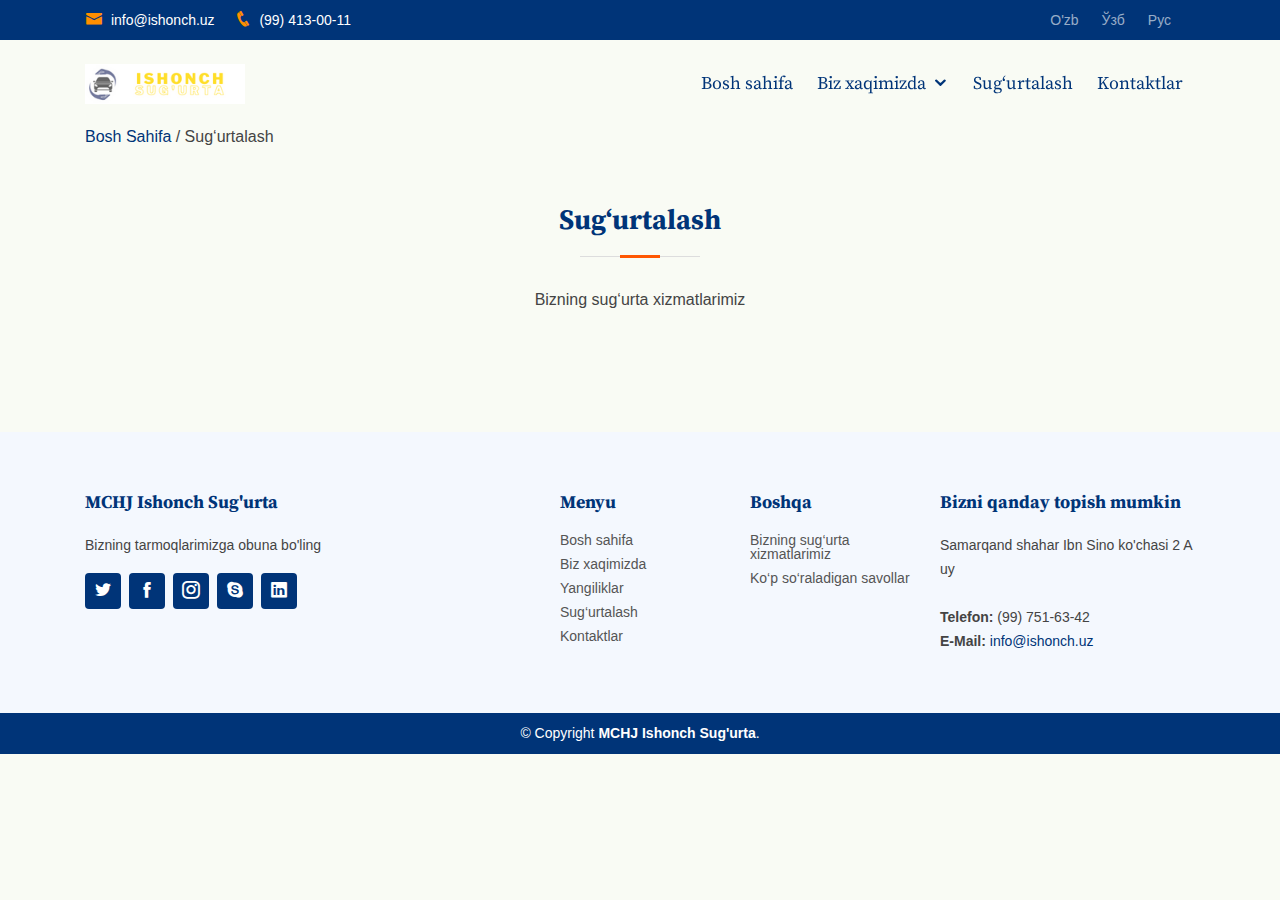
<file: sugurtalash.html>
<!DOCTYPE html>
<html lang="en">

<meta http-equiv="content-type" content="text/html;charset=UTF-8">

<head>
	<meta charset="utf-8">
	<meta content="width=device-width, initial-scale=1.0" name="viewport">

	<title>MCHJ Ishonch Sug'urta</title>
	<meta content="" name="description">
	<meta content="" name="keywords">

	<!-- Favicons -->
	<link href="assets/img/favicon.html" rel="icon">

	<!-- Vendor CSS Files -->
	<link rel='stylesheet' id='uns-style-css' href='style/css/style.css' type='text/css' media='all' />
	<link rel='stylesheet' id='bootstrap-css' href='style/vendor/bootstrap/css/bootstrap.min.css' type='text/css'
		media='all' />
	<link rel='stylesheet' id='icofont-css' href='style/vendor/icofont/icofont.min.css' type='text/css' media='all' />
	<link rel='stylesheet' id='icons-css' href='style/vendor/bootstrap-icons-1.3.0/bootstrap-icons.css' type='text/css'
		media='all' />
	<link rel='stylesheet' id='aos-css' href='style/vendor/aos/aos.css' type='text/css' media='all' />
	<link rel='stylesheet' id='style-css' href='style/css/style.css' type='text/css' media='all' />
</head>

<body>

	<div id="topbar" class="fixed-top">
		<div class="container d-flex align-items-center h-100">

			<div class="contact-info mr-auto  d-block">
				<i class="icofont-envelope"></i> <a href="#">info@ishonch.uz</a>
				<i class="icofont-phone"></i> (99) 413-00-11
			</div>

			<div class="social-links ml-auto">
				<nav class="navbar navbar-expand navbar-light">
					<div class="navbar-nav langBar">
						<a href="#" class="nav-item nav-link">O'zb</a>
						<a href="#" class="nav-item nav-link">Ўзб</a>
						<a href="#" class="nav-item nav-link">Рус</a>
					</div>
				</nav>
			</div>

		</div>
	</div>

	<header id="header" class="fixed-top">
		<div class="container d-flex align-items-center">

		  <div class="logo mr-auto">  
			 <a href="index.html"  rel="home"><img src="logo.png" class="img-fluid" alt="logo" /></a>		  </div>

			 <nav class="nav-menu d-none d-lg-block">
				<ul>
					<li><a href="index.html">Bosh sahifa</a></li>
					<li class="drop-down"><a href="biz-xaqimizda.html">Biz xaqimizda</a>
						<ul>
							<li><a href="yangiliklar.html">Yangiliklar</a></li>
							<li><a href="ochiq-malumotlar.html">Ochiq ma&#8217;lumotlar</a>
							</li>
						</ul>
					</li>
					<li><a href="sugurtalash.html">Sug‘urtalash</a></li>
					<li><a href="kontaktlar.html">Kontaktlar</a></li>
				</ul>
			</nav>

		</div>
	</header>   
<main id="main"> 
 
	<section class="breadcrumbs">
		<div class="container">
			<a href="index.html">Bosh Sahifa</a> / Sug‘urtalash 
		</div>
	</section>

<section class="insurance">
<div class="container">
			
		<div class="section-title">
			<h2>Sug‘urtalash</h2>
			<p><p>Bizning sug‘urta xizmatlarimiz</p>
</p> 
		</div>

		<div class="row no-gutters">
			
		</div>	
</div>
</section>
</main>

<footer id="footer">
    
	<div class="footer-top">
		<div class="container">
			<div class="row justify-content-center">

				  
				<div class="col-md-5">
					<div class="footer-info">
						<h4>MCHJ Ishonch Sug&#039;urta</h4>
						<p> Bizning tarmoqlarimizga obuna bo'ling </p>
						<div class="social-links mt-3">
						<a href="#" class="twitter"><i class="icofont-twitter"></i></a>
						<a href="#" class="facebook"><i class="icofont-facebook"></i></a>
						<a href="#" class="instagram"><i class="icofont-instagram"></i></a>
						<a href="#" class="skype"><i class="icofont-skype"></i></a>
						<a href="#" class="linkedin"><i class="icofont-linkedin"></i></a>
					</div>
						
					</div>
				</div> 
				  
				<div class="col-md-2 footer-links">
					<h4>Menyu</h4>
					<ul><li><a href="../../../index.html">Bosh sahifa</a></li>
						<li><a href="../biz-xaqimizda/index.html">Biz xaqimizda</a></li>
						<li><a href="../yangiliklar/index.html">Yangiliklar</a></li>
						<li><a href="../sugurtalash/index.html">Sug‘urtalash</a></li>
						<li><a href="index.html" aria-current="page">Kontaktlar</a></li>
						</ul>				</div>
				
				<div class="col-md-2 footer-links">
					<h4>Boshqa</h4>
					<ul><li><a href="../bizning-sugurta-xizmatlarimiz/index.html">Bizning sug‘urta xizmatlarimiz</a></li>
<li><a href="../kop-soraladigan-savollar/index.html">Ko‘p so‘raladigan savollar</a></li>
 </ul>				</div>
				  
				<div class="col-md-3">
					
					<div class="footer-info">
					  <h4>Bizni qanday topish mumkin  </h4>
					  <p>Samarqand shahar Ibn Sino
				  ko'chasi 2 A uy<br><br>
						<strong>Telefon:</strong> (99) 751-63-42<br>
						<strong>E-Mail:</strong> <a href="#">info@ishonch.uz</a></p> 
					</div>
					
				</div>

			</div>
		</div>
	</div>

	<div class="container">
	  <div class="copyright">
		&copy; Copyright <strong><span>MCHJ Ishonch Sug&#039;urta</span></strong>.
	  </div> 
	</div>
	
</footer> 

<a href="#" class="back-to-top"><i class="icofont-simple-up"></i></a>

<!-- Vendor JS Files -->
<script type='text/javascript' src='style/js/jquery.min.js' id='jquery-core-js'></script>
<script type='text/javascript' src='style/vendor/bootstrap/js/bootstrap.bundle.min.js'
	id='bootstrap-js'></script>
<script type='text/javascript' src='style/vendor/jquery.easing/jquery.easing.min.js'
	id='easing-js'></script>
<script type='text/javascript' src='style/vendor/maskedinput/jquery.maskedinput.min.js'
	id='maskedinput-js'></script>
<script type='text/javascript' src='style/vendor/aos/aos.js' id='aos-js'></script>
<script type='text/javascript' id='main-js-extra'>
</script>
<script type='text/javascript' src='style/js/main.js' id='main-js'></script>

</body> 

<!-- Mirrored from uns.uz/uzl/category/sugurtalash/ by HTTrack Website Copier/3.x [XR&CO'2014], Thu, 27 Jan 2022 15:51:11 GMT -->
</html>
</file>
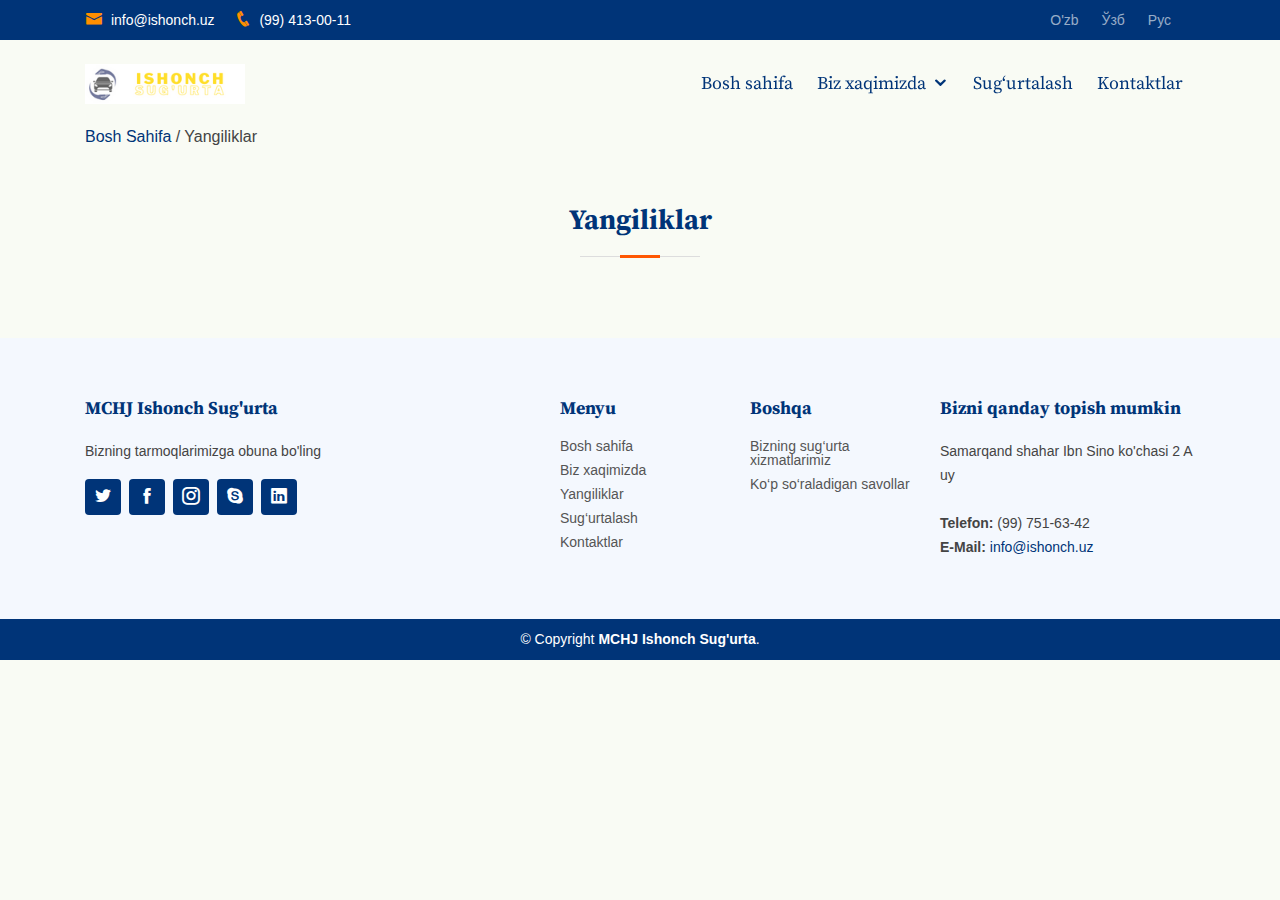
<file: yangiliklar.html>
<!DOCTYPE html>
<html lang="en">

<meta http-equiv="content-type" content="text/html;charset=UTF-8">

<head>
	<meta charset="utf-8">
	<meta content="width=device-width, initial-scale=1.0" name="viewport">

	<title>MCHJ Ishonch Sug'urta</title>
	<meta content="" name="description">
	<meta content="" name="keywords">

	<!-- Favicons -->
	<link href="assets/img/favicon.html" rel="icon">

	<!-- Vendor CSS Files -->
	<link rel='stylesheet' id='uns-style-css' href='style/css/style.css' type='text/css' media='all' />
	<link rel='stylesheet' id='bootstrap-css' href='style/vendor/bootstrap/css/bootstrap.min.css' type='text/css'
		media='all' />
	<link rel='stylesheet' id='icofont-css' href='style/vendor/icofont/icofont.min.css' type='text/css' media='all' />
	<link rel='stylesheet' id='icons-css' href='style/vendor/bootstrap-icons-1.3.0/bootstrap-icons.css' type='text/css'
		media='all' />
	<link rel='stylesheet' id='aos-css' href='style/vendor/aos/aos.css' type='text/css' media='all' />
	<link rel='stylesheet' id='style-css' href='style/css/style.css' type='text/css' media='all' />
</head>

<body>

	<div id="topbar" class="fixed-top">
		<div class="container d-flex align-items-center h-100">

			<div class="contact-info mr-auto  d-block">
				<i class="icofont-envelope"></i> <a href="#">info@ishonch.uz</a>
				<i class="icofont-phone"></i> (99) 413-00-11
			</div>

			<div class="social-links ml-auto">
				<nav class="navbar navbar-expand navbar-light">
					<div class="navbar-nav langBar">
						<a href="#" class="nav-item nav-link">O'zb</a>
						<a href="#" class="nav-item nav-link">Ўзб</a>
						<a href="#" class="nav-item nav-link">Рус</a>
					</div>
				</nav>
			</div>

		</div>
	</div>

	<header id="header" class="fixed-top">
		<div class="container d-flex align-items-center">

		  <div class="logo mr-auto">  
			 <a href="index.html"  rel="home"><img src="logo.png" class="img-fluid" alt="logo" /></a>		  </div>

			 <nav class="nav-menu d-none d-lg-block">
				<ul>
					<li><a href="index.html">Bosh sahifa</a></li>
					<li class="drop-down"><a href="biz-xaqimizda.html">Biz xaqimizda</a>
						<ul>
							<li><a href="yangiliklar.html">Yangiliklar</a></li>
							<li><a href="ochiq-malumotlar.html">Ochiq ma&#8217;lumotlar</a>
							</li>
						</ul>
					</li>
					<li><a href="sugurtalash.html">Sug‘urtalash</a></li>
					<li><a href="kontaktlar.html">Kontaktlar</a></li>
				</ul>
			</nav>

		</div>
	</header>   
<main id="main"> 
 
	<section class="breadcrumbs">
		<div class="container">
			<a href="index.html">Bosh Sahifa</a> / Yangiliklar 
		</div>
	</section>

<section class="resume">
<div class="container">
	
	<div class="section-title">
		<h2>Yangiliklar</h2>
		<p></p> 
	</div>			
</div>
</section>
</main>

<footer id="footer">
    
	<div class="footer-top">
		<div class="container">
			<div class="row justify-content-center">

				  
				<div class="col-md-5">
					<div class="footer-info">
						<h4>MCHJ Ishonch Sug&#039;urta</h4>
						<p> Bizning tarmoqlarimizga obuna bo'ling </p>
						<div class="social-links mt-3">
						<a href="#" class="twitter"><i class="icofont-twitter"></i></a>
						<a href="#" class="facebook"><i class="icofont-facebook"></i></a>
						<a href="#" class="instagram"><i class="icofont-instagram"></i></a>
						<a href="#" class="skype"><i class="icofont-skype"></i></a>
						<a href="#" class="linkedin"><i class="icofont-linkedin"></i></a>
					</div>
						
					</div>
				</div> 
				  
				<div class="col-md-2 footer-links">
					<h4>Menyu</h4>
					<ul><li><a href="../../../index.html">Bosh sahifa</a></li>
						<li><a href="../biz-xaqimizda/index.html">Biz xaqimizda</a></li>
						<li><a href="../yangiliklar/index.html">Yangiliklar</a></li>
						<li><a href="../sugurtalash/index.html">Sug‘urtalash</a></li>
						<li><a href="index.html" aria-current="page">Kontaktlar</a></li>
						</ul>				</div>
				
				<div class="col-md-2 footer-links">
					<h4>Boshqa</h4>
					<ul><li><a href="../bizning-sugurta-xizmatlarimiz/index.html">Bizning sug‘urta xizmatlarimiz</a></li>
<li><a href="../kop-soraladigan-savollar/index.html">Ko‘p so‘raladigan savollar</a></li>
 </ul>				</div>
				  
				<div class="col-md-3">
					
					<div class="footer-info">
					  <h4>Bizni qanday topish mumkin  </h4>
					  <p>Samarqand shahar Ibn Sino
				  ko'chasi 2 A uy<br><br>
						<strong>Telefon:</strong> (99) 751-63-42<br>
						<strong>E-Mail:</strong> <a href="#">info@ishonch.uz</a></p> 
					</div>
					
				</div>

			</div>
		</div>
	</div>

	<div class="container">
	  <div class="copyright">
		&copy; Copyright <strong><span>MCHJ Ishonch Sug&#039;urta</span></strong>.
	  </div> 
	</div>
	
</footer> 

<a href="#" class="back-to-top"><i class="icofont-simple-up"></i></a>

<!-- Vendor JS Files -->
<script type='text/javascript' src='style/js/jquery.min.js' id='jquery-core-js'></script>
<script type='text/javascript' src='style/vendor/bootstrap/js/bootstrap.bundle.min.js'
	id='bootstrap-js'></script>
<script type='text/javascript' src='style/vendor/jquery.easing/jquery.easing.min.js'
	id='easing-js'></script>
<script type='text/javascript' src='style/vendor/maskedinput/jquery.maskedinput.min.js'
	id='maskedinput-js'></script>
<script type='text/javascript' src='style/vendor/aos/aos.js' id='aos-js'></script>
<script type='text/javascript' id='main-js-extra'>
</script>
<script type='text/javascript' src='style/js/main.js' id='main-js'></script>

</body> 

<!-- Mirrored from uns.uz/uzl/category/yangiliklar/ by HTTrack Website Copier/3.x [XR&CO'2014], Thu, 27 Jan 2022 15:51:06 GMT -->
</html>
</file>
<file: style/css/style.css>
@font-face {
	font-family: oswald-regular;
	src: url('../font/Oswald/static/Oswald-Regular.ttf') format("truetype");
	font-weight: normal;
	font-style: normal;
}
@font-face {
	font-family: oswald-bold;
	src: url('../font/Oswald/static/Oswald-Bold.ttf') format("truetype");
	font-weight: normal;
	font-style: normal;
}
@font-face {
	font-family: sourceSerifPro-regular;
	src: url('../font/Source_Serif_Pro/SourceSerifPro-Regular.ttf') format("truetype");
	font-weight: normal;
	font-style: normal;
}
@font-face {
	font-family: sourceSerifPro-bold;
	src: url('../font/Source_Serif_Pro/SourceSerifPro-Bold.ttf') format("truetype");
	font-weight: normal;
	font-style: normal;
}
/*--------------------------------------------------------------
# General
--------------------------------------------------------------*/
.Red {
	border:1px solid Red;
}
.Green {
	border:1px solid Green;
}
.Blue {
	border:1px solid Blue;
}
body {
	font-family: Arial, Helvetica, sans-serif;
	color: #444444; 
	background-color: #f9fbf4;
/*	
	background: linear-gradient(to left, rgba(256, 256, 256, 0.1) 0%, rgba(256, 256, 256, 0.1) 100%), url(../img/b6.jpg);
	background-position: top left;
	background-size: contain;
	background-repeat: no-repeat; */
	/*
	background: linear-gradient(to left, rgba(256, 256, 256, 0.8) 0%, rgba(256, 256, 256, 0.8) 100%), url(../img/p.jpg);
	background-position: top left; 
	background-repeat: repeat;*/
}
main {
	z-index: 3;
	position: relative; 
}
section {
	overflow: hidden;
	padding: 50px 0; 
}
a {
	color: #003478;
	text-decoration: none;
}
a:hover {
	color: #003478;
	text-decoration: underline;
}
.bgOrange {
	background: #ff5702;
	color: #fff;
}
.section-bg {
	background-color: #f9fbf4;
}
.section-title {
	text-align: center;
}
.section-title h2 {
	font-family: sourceSerifPro-bold;
	font-size: 28px;
	margin-bottom: 20px;
	padding-bottom: 20px;
	position: relative;
	color: #003478;
}
.section-title h2::after {
	content: '';
	position: absolute;
	display: block;
	width: 40px;
	height: 3px;
	background: #ff5702;
	bottom: 0;
	left: calc(50% - 20px);
}
.section-title h2::before {
	content: '';
	position: absolute;
	display: block;
	width: 120px;
	height: 1px;
	background: #ddd;
	bottom: 1px;
	left: calc(50% - 60px);
}
.section-title p {
	margin: 30px 0;
}
.post-like, .post-like a {
	color:Red !important;
}
.starsBar { 
	border-top: 1px solid #ededed;
}
.stars {
	padding: 15px 0;
	display: block;
	color: #FF8803;
}
.stars .muted {
	color: #ededed;
}
.attention {
	border:2px solid #ff5702;
}

/*--------------------------------------------------------------
# Top Bar
--------------------------------------------------------------*/
#topbar {
	background: #003478;
	height: 40px;
	font-size: 14px;
	transition: all 0.5s;
	color: #fff;
}
#topbar.topbar-scrolled {
	/*top: -40px;*/
}
#topbar .contact-info a {
	line-height: 1;
	color: #fff;
	transition: 0.3s;
}
#topbar .contact-info a:hover {
	text-decoration: underline;
}
#topbar i {
	color: #ff8f00;;
	font-size: 18px;
}
#topbar .contact-info i {
	padding-right: 4px;
	margin-left: 15px;
}
#topbar .contact-info i:first-child {
	margin-left: 0;
}
#topbar .social-links a {
	color: rgba(255, 255, 255, 0.6);
	padding-left: 15px;
	display: inline-block;
	line-height: 1px;
	transition: 0.3s;
}
#topbar .social-links a:hover {
	color: #fff;
}
/*--------------------------------------------------------------
# Header
--------------------------------------------------------------*/
#header {
	transition: all 0.5s;
	z-index: 997;
	padding: 20px 0;
	top: 40px;
}
#header.header-scrolled {
	/*top: 0;*/
	padding: 5px;
	background: #fff;
	-webkit-box-shadow: 0 8px 6px -6px rgba(0, 0, 0, .4);
	box-shadow: 0 8px 6px -6px rgba(0, 0, 0, .4);
}
#header a {
	color: #003478 !important;
}
#header .logo img {
	padding: 0;
	margin: 0;
	max-height: 40px;
}
/*--------------------------------------------------------------
# Navigation Menu
--------------------------------------------------------------*/
/* Desktop Navigation */
.nav-menu,
.nav-menu * {
	margin: 0;
	padding: 0;
	list-style: none;
}
.nav-menu>ul>li {
	position: relative;
	white-space: nowrap;
	float: left;
}
.nav-menu a {
	display: block;
	position: relative;
	/*color: #003478;*/
	padding: 10px 12px;
	transition: 0.3s;
	font-size: 18px;
	font-family: sourceSerifPro-regular;
}
.nav-menu a:hover,
.nav-menu .active>a,
.nav-menu li:hover>a {
	/*color: #003478;*/
	text-decoration: none;
}
.nav-menu .drop-down ul {
	display: block;
	position: absolute;
	left: 0;
	top: calc(100% - 30px);
	z-index: 99;
	opacity: 0;
	visibility: hidden;
	padding: 10px 0;
	background: #fff;
	box-shadow: 0px 0px 3px rgba(127, 137, 161, 0.25);
	transition: ease all 0.3s;
}
.nav-menu .drop-down:hover>ul {
	opacity: 1;
	top: 100%;
	visibility: visible; 
}
.nav-menu .drop-down li {
	min-width: 180px;
	position: relative;
}
.nav-menu .drop-down ul a {
	padding: 10px 20px;
	font-size: 18px;
	font-weight: 500;
	text-transform: none;
	/*color: #003478;*/
}
.nav-menu .drop-down ul a:hover,
.nav-menu .drop-down ul .active>a,
.nav-menu .drop-down ul li:hover>a {
	/*color: #003478;*/
}
.nav-menu .drop-down>a:after {
	content: "\ea99";
	font-family: IcoFont;
	padding-left: 5px;
}
.nav-menu .drop-down .drop-down ul {
	top: 0;
	left: calc(100% - 30px);
}
.nav-menu .drop-down .drop-down:hover>ul {
	opacity: 1;
	top: 0;
	left: 100%;
}
.nav-menu .drop-down .drop-down>a {
	padding-right: 35px;
}
.nav-menu .drop-down .drop-down>a:after {
	content: "\eaa0";
	font-family: IcoFont;
	position: absolute;
	right: 15px;
}
/* Mobile Navigation */
.mobile-nav-toggle {
	position: fixed;
	right: 15px;
	top: 50px;
	z-index: 9998;
	border: 0;
	background: none;
	font-size: 26px;
	transition: all 0.4s;
	outline: none !important;
	line-height: 1;
	cursor: pointer;
	text-align: right;
}
.mobile-nav-toggle i {
	color: #003478;
}
.mobile-nav {
	position: fixed;
	top: 80px;
	right: 15px;
	bottom: 15px;
	left: 15px;
	z-index: 9999;
	overflow-y: auto;
	background: #fff;
	transition: ease-in-out 0.2s;
	opacity: 0;
	visibility: hidden;
	border-radius: 10px;
	padding: 10px 0;
}
.mobile-nav * {
	margin: 0;
	padding: 0;
	list-style: none;
}
.mobile-nav a {
	display: block;
	position: relative;
	color: #3c4133;
	padding: 10px 20px;
	font-weight: 500;
	outline: none;
}
.mobile-nav a:hover,
.mobile-nav .active>a,
.mobile-nav li:hover>a {
	color: #003478;
	text-decoration: none;
}
.mobile-nav .drop-down>a:after {
	content: "\ea99";
	font-family: IcoFont;
	padding-left: 10px;
	position: absolute;
	right: 15px;
}
.mobile-nav .active.drop-down>a:after {
	content: "\eaa1";
}
.mobile-nav .drop-down>a {
	padding-right: 35px;
}
.mobile-nav .drop-down ul {
	/*display: none;
	overflow: hidden;*/
}
.mobile-nav .drop-down li {
	padding-left: 20px;
}
.mobile-nav-overly {
	width: 100%;
	height: 100%;
	z-index: 9997;
	top: 0;
	left: 0;
	position: fixed;
	background: rgba(34, 36, 29, 0.6);
	overflow: hidden;
	display: none;
	transition: ease-in-out 0.2s;
}
.mobile-nav-active {
	overflow: hidden;
}
.mobile-nav-active .mobile-nav {
	opacity: 1;
	visibility: visible;
}
.mobile-nav-active .mobile-nav-toggle i {
	color: #fff;
}
/*--------------------------------------------------------------
# Breadcrumbs
--------------------------------------------------------------*/
.breadcrumbs {
	margin-top: 120px;
	padding: 5px 0 !important;
}
.breadcrumbs ol {
	display: flex;
	flex-wrap: wrap;
	list-style: none;
	padding: 0;
}
.breadcrumbs ol li+li {
	padding-left: 10px;
}
.breadcrumbs ol li+li::before {
	display: inline-block;
	padding-right: 10px;
	color: #565e49;
	content: "/";
}
/*--------------------------------------------------------------
# Pagination
--------------------------------------------------------------*/
.blog-pagination {
	color: #717a60;
	padding: 50px 0; 
}
.blog-pagination ul {
	display: flex;
	padding-left: 0;
	list-style: none;
	justify-content: center;
}
.blog-pagination li {
	border: 1px solid #003478;
	background: #003478;
	margin: 0 5px;
	transition: 0.3s;
} 
.blog-pagination li a, 
.blog-pagination li span {  
	font-size:1em;
	padding: 7px 14px;
	display: inline-block;
}
.blog-pagination li a, .blog-pagination li span.dots   {
	color: #003478; 
	background: #fff; 	 
	
}
.blog-pagination li span.current {
	color: white; 
} 
 
 
 
 
/*--------------------------------------------------------------
# Hero Section
--------------------------------------------------------------*/
.heroImg {
	width: 400px;
}
#hero {
	margin-top: 110px;
	padding: 5px 0 !important;
	width: 100%;
	position: relative;
	z-index: 1;
}
#hero h1 {
	margin: 0 0 40px 0;
	font-size: 48px;
	font-weight: 800;
	line-height: 0.9em;
	color: #003478;
}
#hero h2 {
	color: #7f99bb;
	font-size: 20px;
}
.ePolisRow {
	/*box-shadow: 0px 2px 15px rgba(0, 0, 0, 0.1); 
	background: #fff;
	*/
	background-color: #003478;
	border-radius: 10px;
}
.ePlsService {
	padding: 30px 60px;
}
.ePlsService h3 {
	font-family: oswald-bold;
	font-size: 20px;
	/*color:#003478; */
	color: #fff;
	text-transform: uppercase;
}
.ePlsService .ePolisTxt {
	font-family: oswald-regular;
	color: #7f99bb;
	font-weight: 400;
	text-transform: uppercase;
}
.ePlsService label {
	font-size: 0.9em;
	color: #fff;
}
.ePlsService .btn {
	width: 130px;
}
@-webkit-keyframes pulsate-btn {
	0% {
		transform: scale(0.6, 0.6);
		opacity: 1;
	}
	100% {
		transform: scale(1, 1);
		opacity: 0;
	}
}
@keyframes pulsate-btn {
	0% {
		transform: scale(0.6, 0.6);
		opacity: 1;
	}
	100% {
		transform: scale(1, 1);
		opacity: 0;
	}
}
/*--------------------------------------------------------------
# service
--------------------------------------------------------------*/

.serviceBlock h2 {
	font-family: oswald-regular;
	font-size: 18px;
	color: #003478;
	text-transform: uppercase;
}
.b1 {
	border-right: 1px solid #dedede;
	border-bottom: 1px solid #dedede;
}
.b2 {
	border-right: 1px solid #dedede;
}
.b3 {
	border-bottom: 1px solid #dedede;
}
.service .serviceBlock {
	padding: 40px 30px;
	background: #fff; 
}
.service i {
	color: #31558c;
	background: #d9ecff;
	font-size: 3em;
	float: left;
	width: 1.4em;
	height: 1.4em;
	display: flex;
	justify-content: center;
	align-items: center;
	border-radius: 10px;
	transition: all 0.3s ease-in-out;
}
.media-body {
	margin-left: 15px;
	font-size: 16px;
	font-weight: 400;
	line-height: 24px;
	color: #5a5a5a;
}
.media-body a {
	color: #003478;
	display: block;
	margin-top: 20px;
	font-size: 12px;
	font-weight: bold;
	text-transform: uppercase;
	text-decoration: underline;
}
/*--------------------------------------------------------------
# Cta
--------------------------------------------------------------*/
.cta {
	background-color: #003478;
	background-image: url("../img/call-action-bg.png");
	background-position: center center;
	background-repeat: no-repeat;
	background-size: cover;
}
.cta h2,
.cta p {
	color: #fff;
}
.cta .cta-btn {
	font-weight: 600;
	font-size: 14px;
	letter-spacing: 1px;
	display: inline-block;
	padding: 10px 35px;
	border-radius: 5px;
	transition: 0.5s;
	margin-top: 10px;
	border: 2px solid #fff;
	color: #fff;
}
.cta .cta-btn:hover {
	background: #fff;
	color: #2487ce;
}
/*--------------------------------------------------------------
# Frequently Asked Questions
--------------------------------------------------------------*/
.faq {
	background-color: #f4f8fe;
}
.faq .faq-list {
	padding: 0px 100px;
}
.faq .faq-list ul {
	padding: 0;
	list-style: none;
}
.faq .faq-list li+li {
	margin-top: 15px;
}
.faq .faq-list li {
	padding: 20px;
	background: #fff;
	border-radius: 4px;
	position: relative;
	-webkit-box-shadow: 0 8px 6px -6px rgba(0, 0, 0, .4);
	box-shadow: 0 8px 6px -6px rgba(0, 0, 0, .4);
}
.faq .faq-list a {
	display: block;
	position: relative;
	font-size: 16px;
	line-height: 24px;
	font-weight: 500;
	padding: 0 30px;
	outline: none;
}
.faq .faq-list .faqDetale i{
	font-size: 36px;
	font-weight: normal;
}
.faq .faq-list .icon-help {
	font-size: 24px;
	position: absolute;
	right: 0;
	left: 20px;
	color: #ff8619;
}
.faq .faq-list .icon-show,
.faq .faq-list .icon-close {
	font-size: 20px;
	position: absolute;
	right: 0;
	top: 0;
}
.faq .faq-list p {
	margin-bottom: 0;
	padding: 10px 0 0 0;
}
.faq .faq-list .icon-show {
	display: none;
}
.faq .faq-list a.collapsed {
	color: #343a40;
}
.faq .faq-list a.collapsed:hover {
	color: #2487ce;
}
.faq .faq-list a.collapsed .icon-show {
	display: inline-block;
}
.faq .faq-list a.collapsed .icon-close {
	display: none;
}
/*--------------------------------------------------------------
# Footer  
--------------------------------------------------------------*/
#footer {
	background: #003478;
	padding: 0 0 10px 0;
	color: #444;
	font-size: 14px;
}
#footer .footer-top {
	background-color: #f4f8fe;
	padding: 60px 0 30px 0;
}
#footer .footer-top .footer-info {
	margin-bottom: 30px;
}
#footer .footer-top .footer-info p {
	font-size: 14px;
	line-height: 24px;
	margin-bottom: 0;
	font-family: "Roboto", sans-serif;
}
#footer .footer-top .social-links a {
	font-size: 18px;
	display: inline-block;
	background: #003478;
	color: #fff;
	line-height: 1;
	padding: 8px 0;
	margin-right: 4px;
	border-radius: 4px;
	text-align: center;
	width: 36px;
	height: 36px;
	transition: 0.3s;
}
#footer .footer-top .social-links a:hover {
	background: #003478;
	text-decoration: none;
}
#footer .footer-top h4 {
	font-family: sourceSerifPro-bold;
	font-size: 18px;
	position: relative;
	padding-bottom: 12px;
	color: #003478;
}
#footer .footer-top .footer-links {
	margin-bottom: 30px;
}
#footer .footer-top .footer-links ul {
	list-style: none;
	padding: 0;
	margin: 0;
}
#footer .footer-top .footer-links ul i {
	padding-right: 2px;
	color: #3fbbc0;
	font-size: 18px;
	line-height: 1;
}
#footer .footer-top .footer-links ul li {
	padding: 5px 0;
	display: flex;
	align-items: center;
}
#footer .footer-top .footer-links ul li:first-child {
	padding-top: 0;
}
#footer .footer-top .footer-links ul a {
	color: #555555;
	transition: 0.3s;
	display: inline-block;
	line-height: 1;
}
#footer .footer-top .footer-links ul a:hover {
	color: #3fbbc0;
}
#footer .footer-top .footer-newsletter form {
	margin-top: 30px;
	background: #fff;
	padding: 6px 10px;
	position: relative;
	border: 1px solid #d5d5d5;
	border-radius: 4px;
}
#footer .footer-top .footer-newsletter form input[type="email"] {
	border: 0;
	padding: 4px;
	width: calc(100% - 110px);
}
#footer .footer-top .footer-newsletter form input[type="submit"] {
	position: absolute;
	top: -1px;
	right: -1px;
	bottom: -1px;
	border: 0;
	background: none;
	font-size: 16px;
	padding: 0 20px;
	background: #003478;
	color: #fff;
	transition: 0.3s;
	border-radius: 0 4px 4px 0;
}
#footer .footer-top .footer-newsletter form input[type="submit"]:hover {
	background: #003478;
}
#footer .copyright {
	text-align: center;
	padding-top: 10px;
	color: #fff;
}
/*--------------------------------------------------------------
# Back to top button
--------------------------------------------------------------*/
.back-to-top {
	position: fixed;
	display: none;
	width: 40px;
	height: 40px;
	border-radius: 3px;
	right: 15px;
	bottom: 15px;
	background: #ff5702;
	color: #fff;
	transition: display 0.5s ease-in-out;
	z-index: 99999;
}
.back-to-top i {
	font-size: 24px;
	position: absolute;
	top: 8px;
	left: 8px;
}
.back-to-top:hover {
	color: #fff;
	background: #f25e13;
	transition: background 0.2s ease-in-out;
}
/*--------------------------------------------------------------
# About
--------------------------------------------------------------*/
.about .content {
	font-size: 16px;
	padding: 40px;
	box-shadow: 0px 2px 15px rgba(0, 0, 0, 0.1);
	background: #fff;
	margin-bottom: 20px;
}
.about .content h3 {
	color: #003478;
	font-family: sourceSerifPro-regular;
	font-size: 28px;
	font-weight: 400;
	margin-bottom: 15px;
}
.about .content ul {
	list-style: none;
	padding: 0;
}
.about .content ul li {
	padding-bottom: 10px;
	padding-left: 28px;
	position: relative;
}
.about .content ul i {
	font-size: 24px;
	color: #003478;
	position: absolute;
	left: 0;
	top: -2px;
}
.about .content p:last-child {
	margin-bottom: 0;
}
/*--------------------------------------------------------------
# Insurance
--------------------------------------------------------------*/
.insurance h3,
.insurance p {
	text-align: center;
}
.insurance h3 {
	font-size: 18px;
	color: #003478;
}
.insurance .row {
	margin-bottom: 40px;
}
.icon-box {
	background: #f1f1f1; 
	text-align: center; 
	padding: 30px 20px;
	height: 100%;
	border: 1px solid #fff;
}
.icon-box:hover {
	background: #003478;
}
.icon-box:hover i,
.icon-box:hover h4,
.icon-box:hover a {
	color: #fff;
}
.icon-box i {
	font-size: 3em;
	color: #003478; 
	float: none;
}
.icon-box h4 {
	font-size: 1.3em;
	color: #003478; 
	margin:20px 0;
}
.icon-box a {
	font-size: 16px;
	color: #444;
}
/*--------------------------------------------------------------
# Contact
--------------------------------------------------------------*/
.contact .headOffice {
	margin-bottom: 40px;
}
.contact .info {
	padding: 20px 40px;
	background: #f1f3f6;
	color: #47536e;
	border: 1px solid #fff;
	height:100%;
}
.contact .info i {
	font-size: 3em;
	color: #9fb2d8;
	margin-bottom: 20px;
	float: none;
}
.contact .info h4 {
	font-size: 20px; 
	font-family: oswald-regular;
	color: #47536e;
}
.contact .info p {
	font-size: 14px;
	color: #444;
}
.contact .branch {
	padding: 20px 40px;
	background: #f1f3f6;
	color: #47536e;
	border: 1px solid #fff;
}
.contact .branch h3 {
	font-size: 20px;
	font-family: sourceSerifPro-bold;
	color: #47536e;
}
.contact .branch h4 {
	font-size: 18px;
	font-family: sourceSerifPro-bold;
	color: #47536e;
}
.contact .branch p {
	font-size: 14px;
	color: #444;
}
.contact .branch i {
	font-size: 1.4em;
	color: #9fb2d8;
	margin-bottom: 20px; 
	margin-right: 8px; 
}
/*--------------------------------------------------------------
# News
--------------------------------------------------------------*/
.newsItem {
	padding: 40px 40px 0px 40px;
	margin-top: -2px;
	-webkit-box-shadow: 0 8px 6px -6px rgba(0, 0, 0, .4);
	box-shadow: 0 8px 6px -6px rgba(0, 0, 0, .4);
	position: relative;
	background: #fff;
	margin-bottom: 20px;
	border: 1px solid #ededed;
}
/*
.newsItem .icon-news {
	font-size: 28px;
	position: absolute;
	right: 20px;
	top: 20px;
	color: #ededed;
} */
.newsItem h4 {
	font-weight: 800;
	font-size: 24px;
	text-transform: uppercase;
	color: #003478;
}
.newsItem ul {
	display: block;  
	padding-left:20px;
}
.newsItem h4 i {
	color: #ff5702;
	font-size: 28px;
}
.newsItem a {
	font-size: 16px;
	padding: 15px 15px 15px 0;
	display: block;
	margin-bottom: 0px;
	color: #777;
	transition: .3s all ease;
	text-decoration: none;
}
.newsItem a:hover {
	text-decoration: underline;
	color: #111;
}
.newsItem::after {
	content: "";
	width: 0;
	height: 0;
	border-top: 20px solid #fff;
	border-right: 20px solid transparent;
	border-left: 20px solid transparent;
	position: absolute;
	bottom: -20px;
	left: calc(5% - 20px);
}
/*--------------------------------------------------------------
# openInfo
--------------------------------------------------------------*/
.openInfo h3 {
	font-family: sourceSerifPro-regular;
	font-size: 22px;
	color: #003478;
	display: block;
	margin-top: 10px;
	margin-bottom: 30px;
}
.openInfo .openInfoRow {
	box-shadow: 0px 2px 15px rgba(0, 0, 0, 0.1);
	background: #fff;
	padding: 40px 25px;
	margin: 20px 0;
}
.openInfo .arrow-list {
	list-style-type: none;
	margin-bottom: 30px;
}
.openInfo ul,
ol {
	margin: 0;
	margin-bottom: 0px;
	padding-left: 0;
}
.arrow-list li {
	padding-left: 20px 20 20px 0;
	position: relative;
	margin-bottom: 10px;
}
.arrow-list li i {
	color: #ff8619;
	margin-right: 10px;
}
.arrow-list li a {
	text-decoration: underline;
	color: #565e49;
}
.arrow-list li a:hover {
	color: #444;
}

/*--------------------------------------------------------------
# single
--------------------------------------------------------------*/
.single .postDetals {
	list-style-type: none;
	margin:20px 0;
	padding:0;
}
.single .postDetals li {
	margin-bottom: 10px;
}


@media (max-width: 1140px) {
	/* body { background: Red; } */
	.faq .faq-list {
		padding: 30px;
	}
}
@media (max-width: 960px) {
	/* body { background: Green; }  */

}
@media (max-width: 720px) {
	/*body { background: Blue;  } */
 
	.contact-info, .langBar a {
		font-size: 0.85em;
	}
}
@media (max-width: 540px) {
	/* body { background: Yellow; }  */
	#hero h1 {
		margin: 0 0 20px 0;
		font-size: 30px;
	}
	#hero h2 {
		font-size: 16px;
	}
	.heroImg {
		width: 200px;
	}  
}
@media (max-width: 1366px) {
	.nav-menu .drop-down .drop-down ul {
		left: -90%;
	}
	.nav-menu .drop-down .drop-down:hover>ul {
		left: -100%;
	}
	.nav-menu .drop-down .drop-down>a:after {
		content: "\ea9d";
	}
}
/* Disable AOS delay on mobile */
@media screen and (max-width: 768px) {
	[data-aos-delay] {
		transition-delay: 0 !important;
	}
}
</file>
